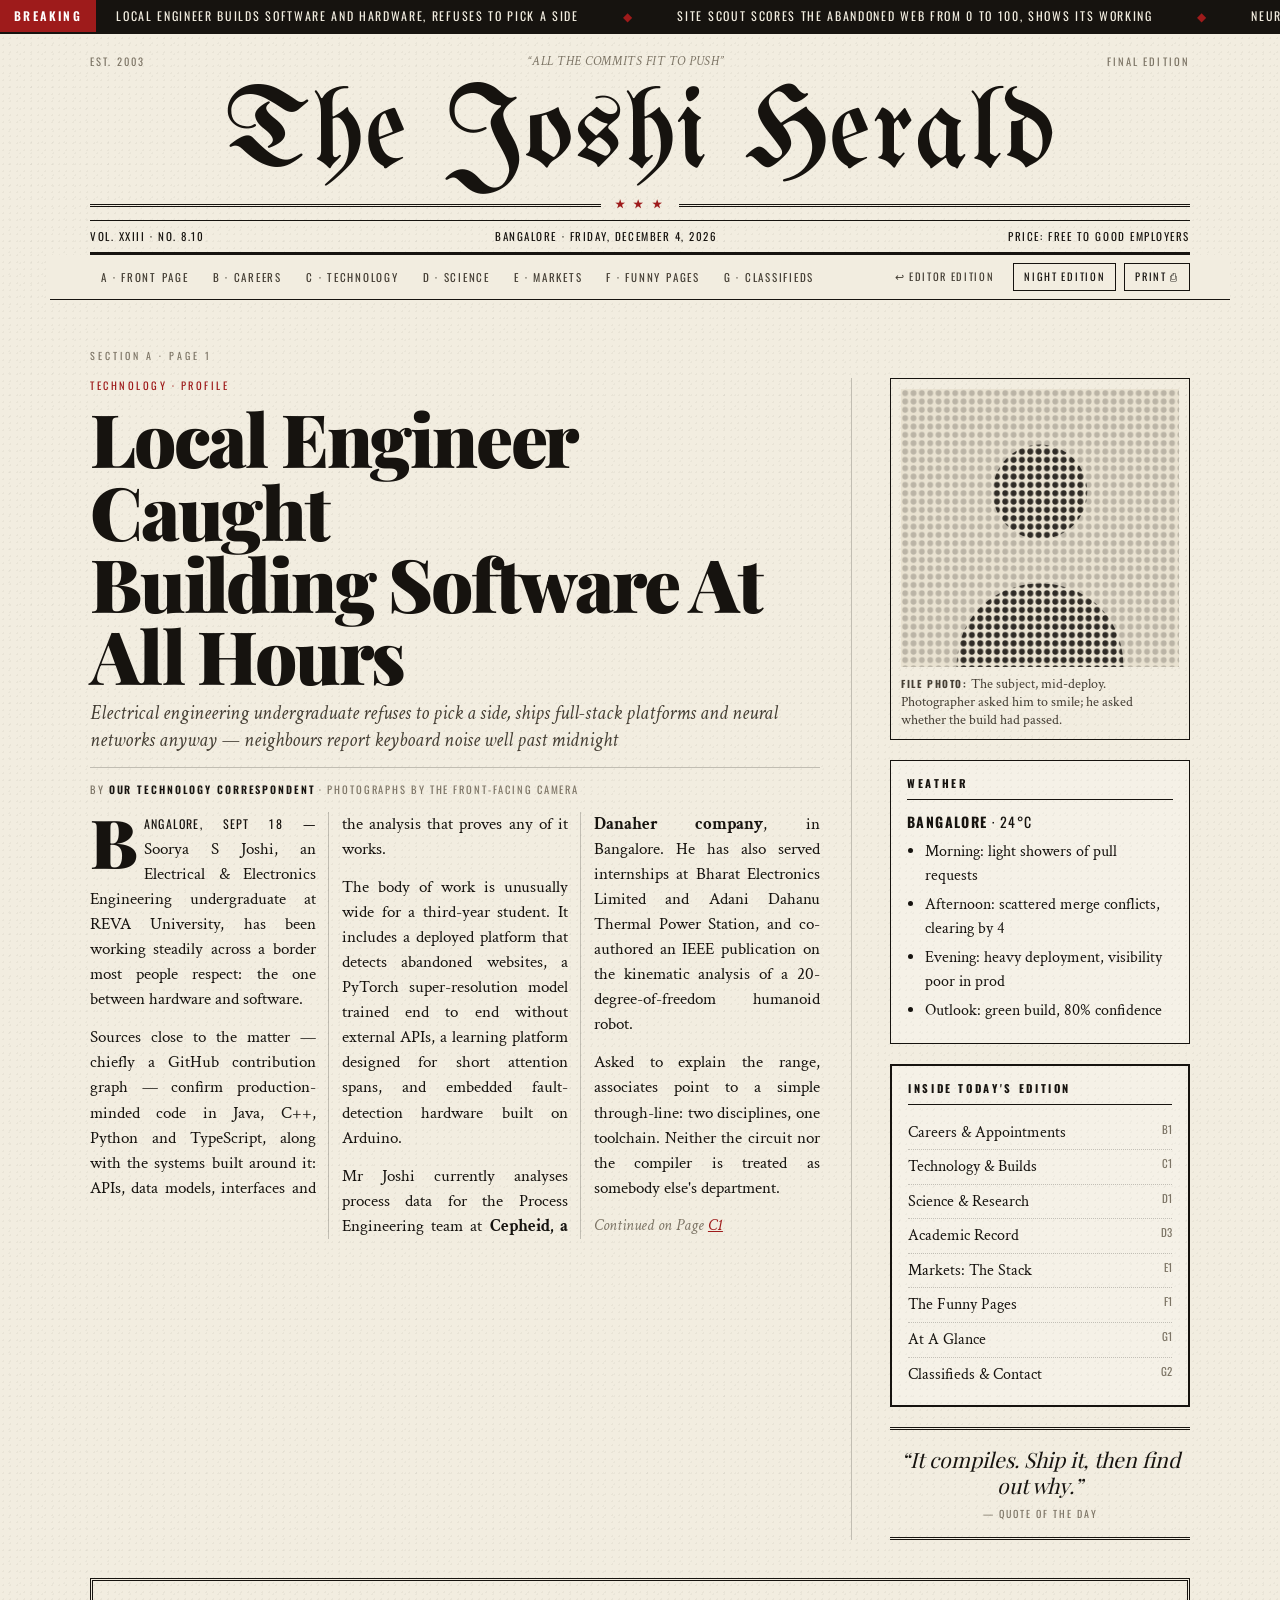
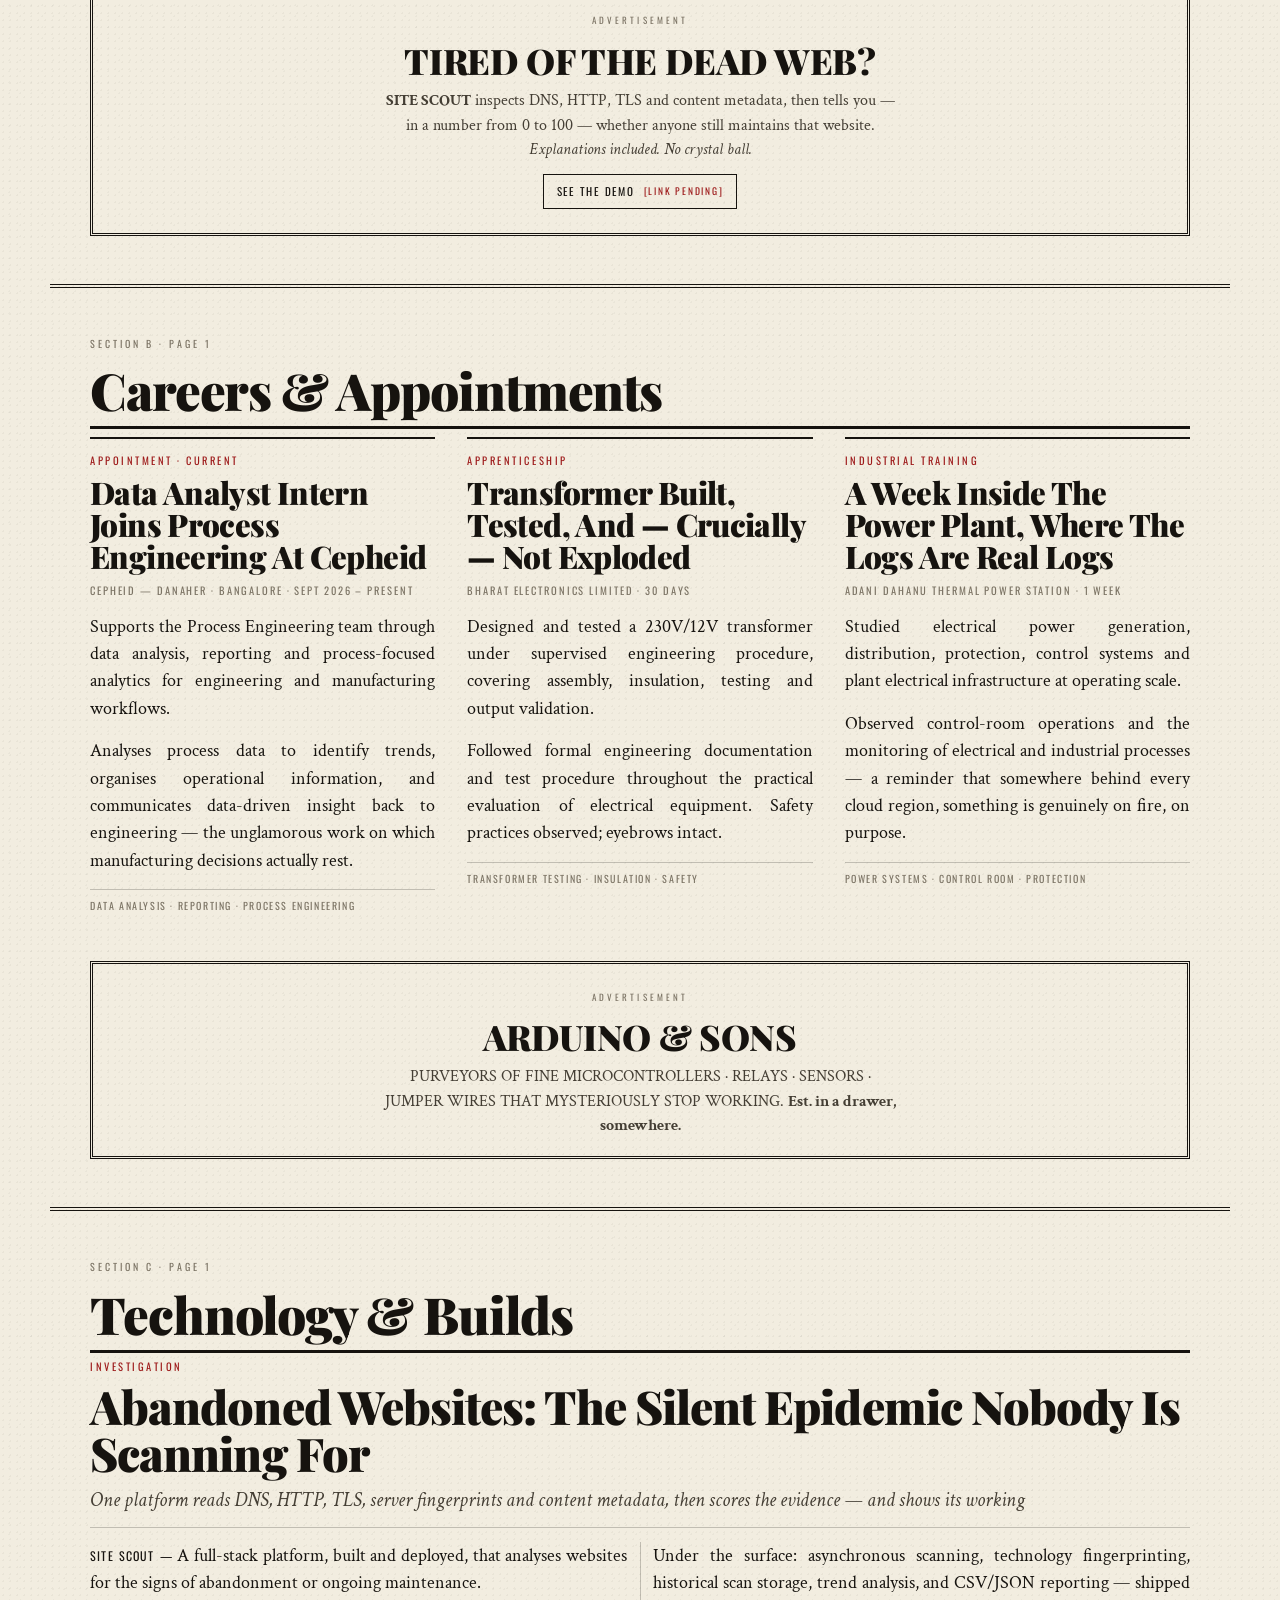
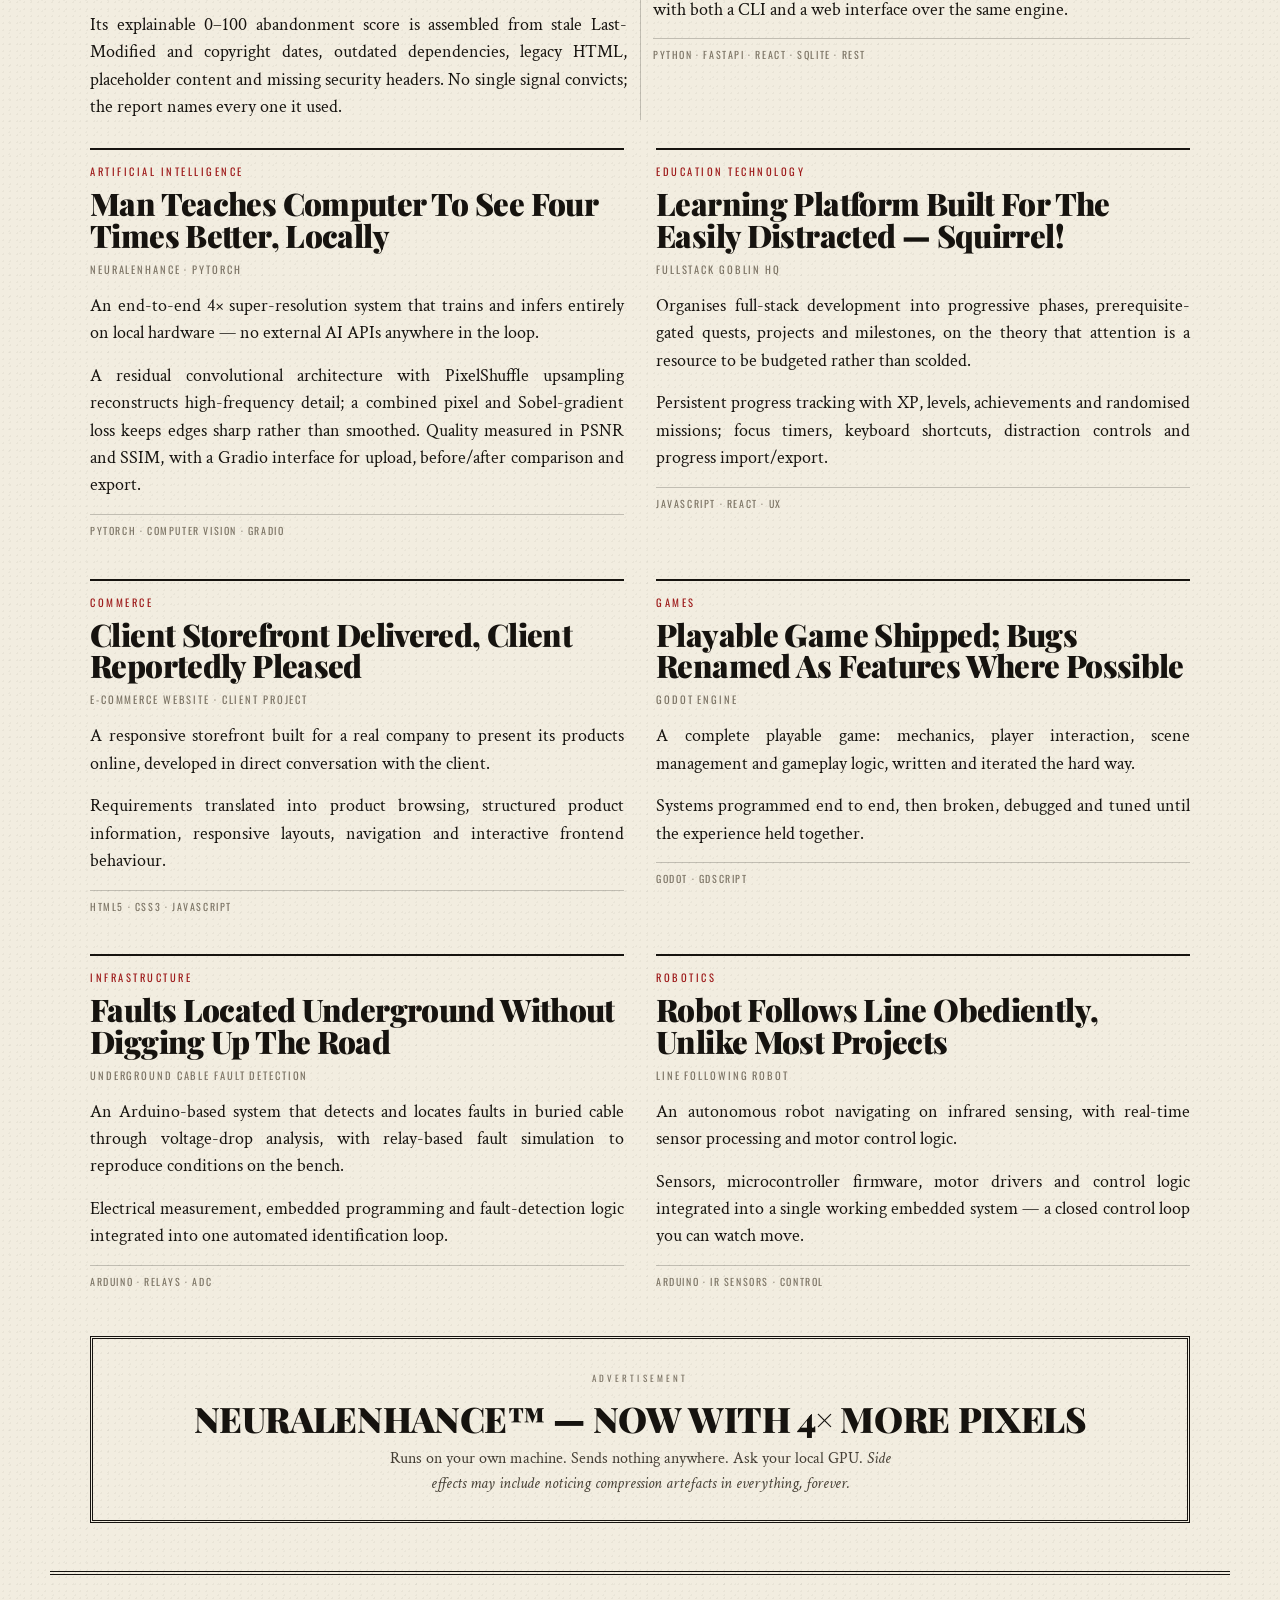
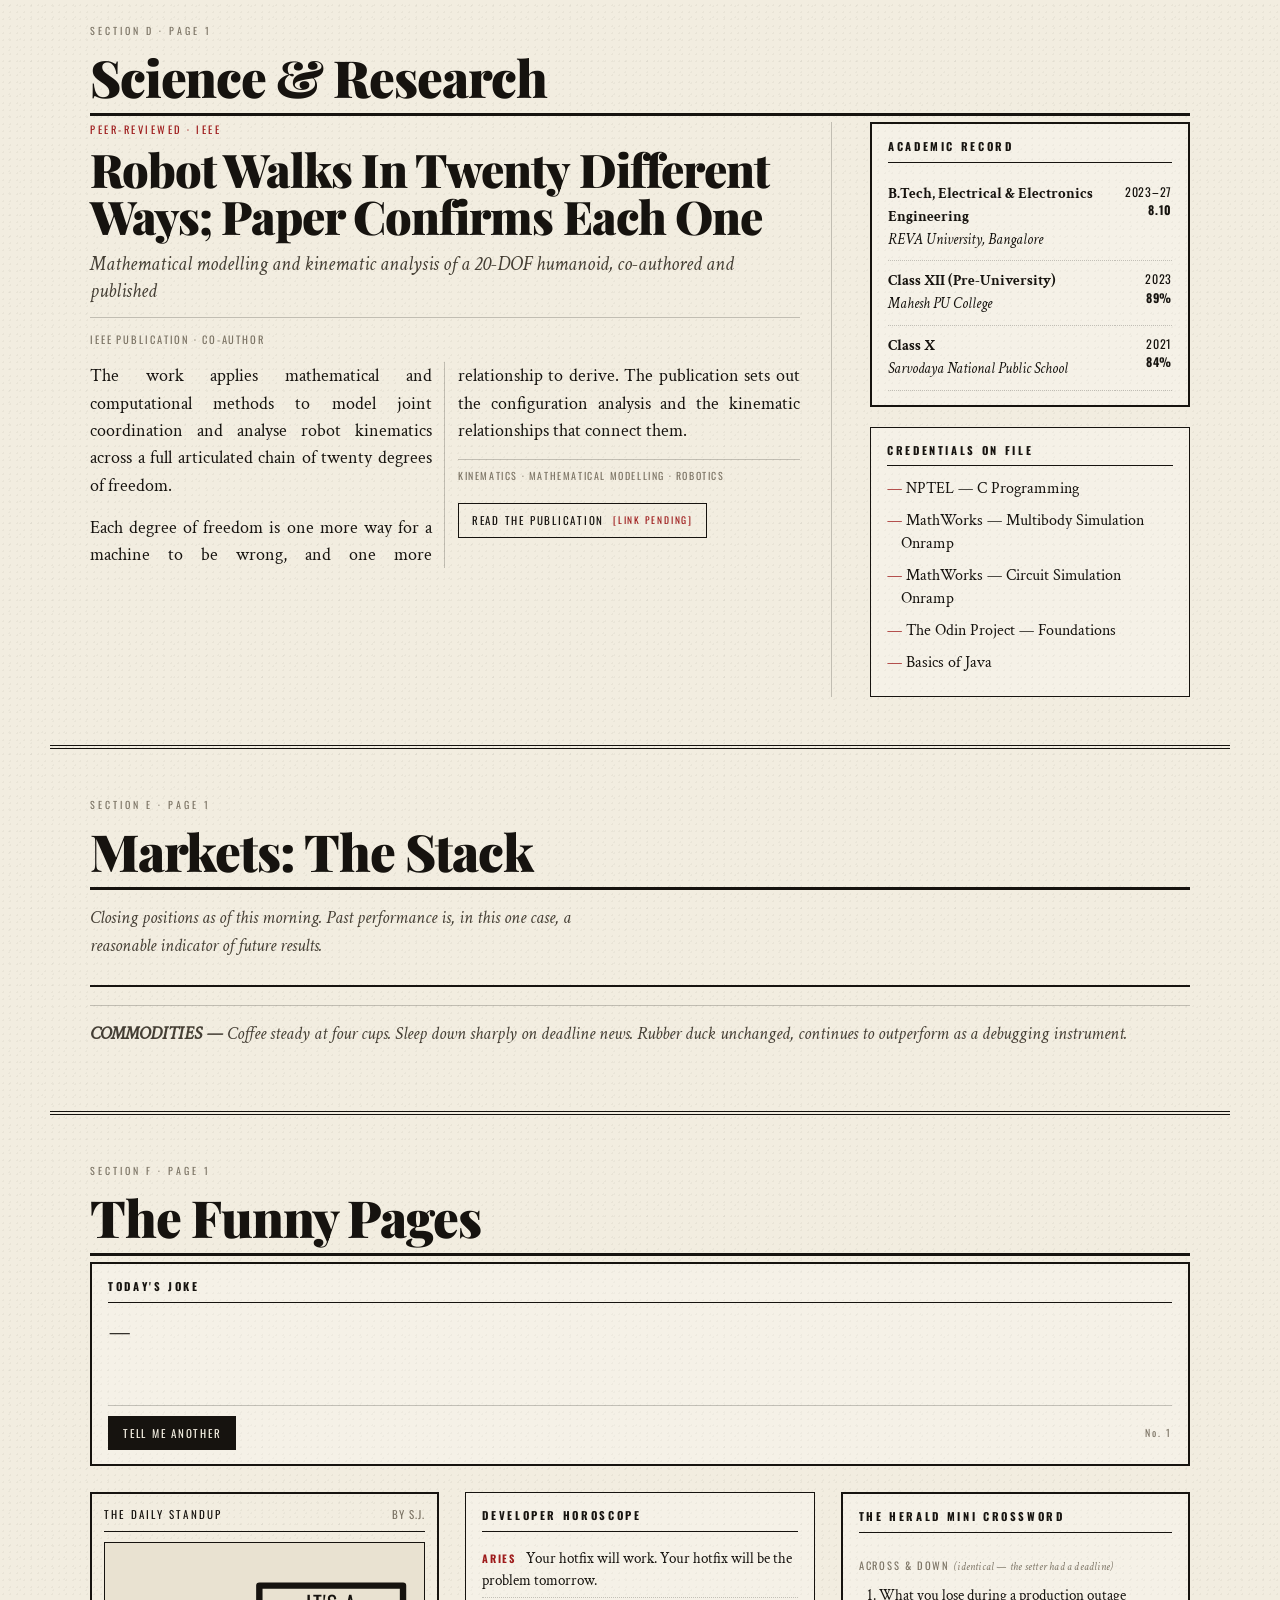
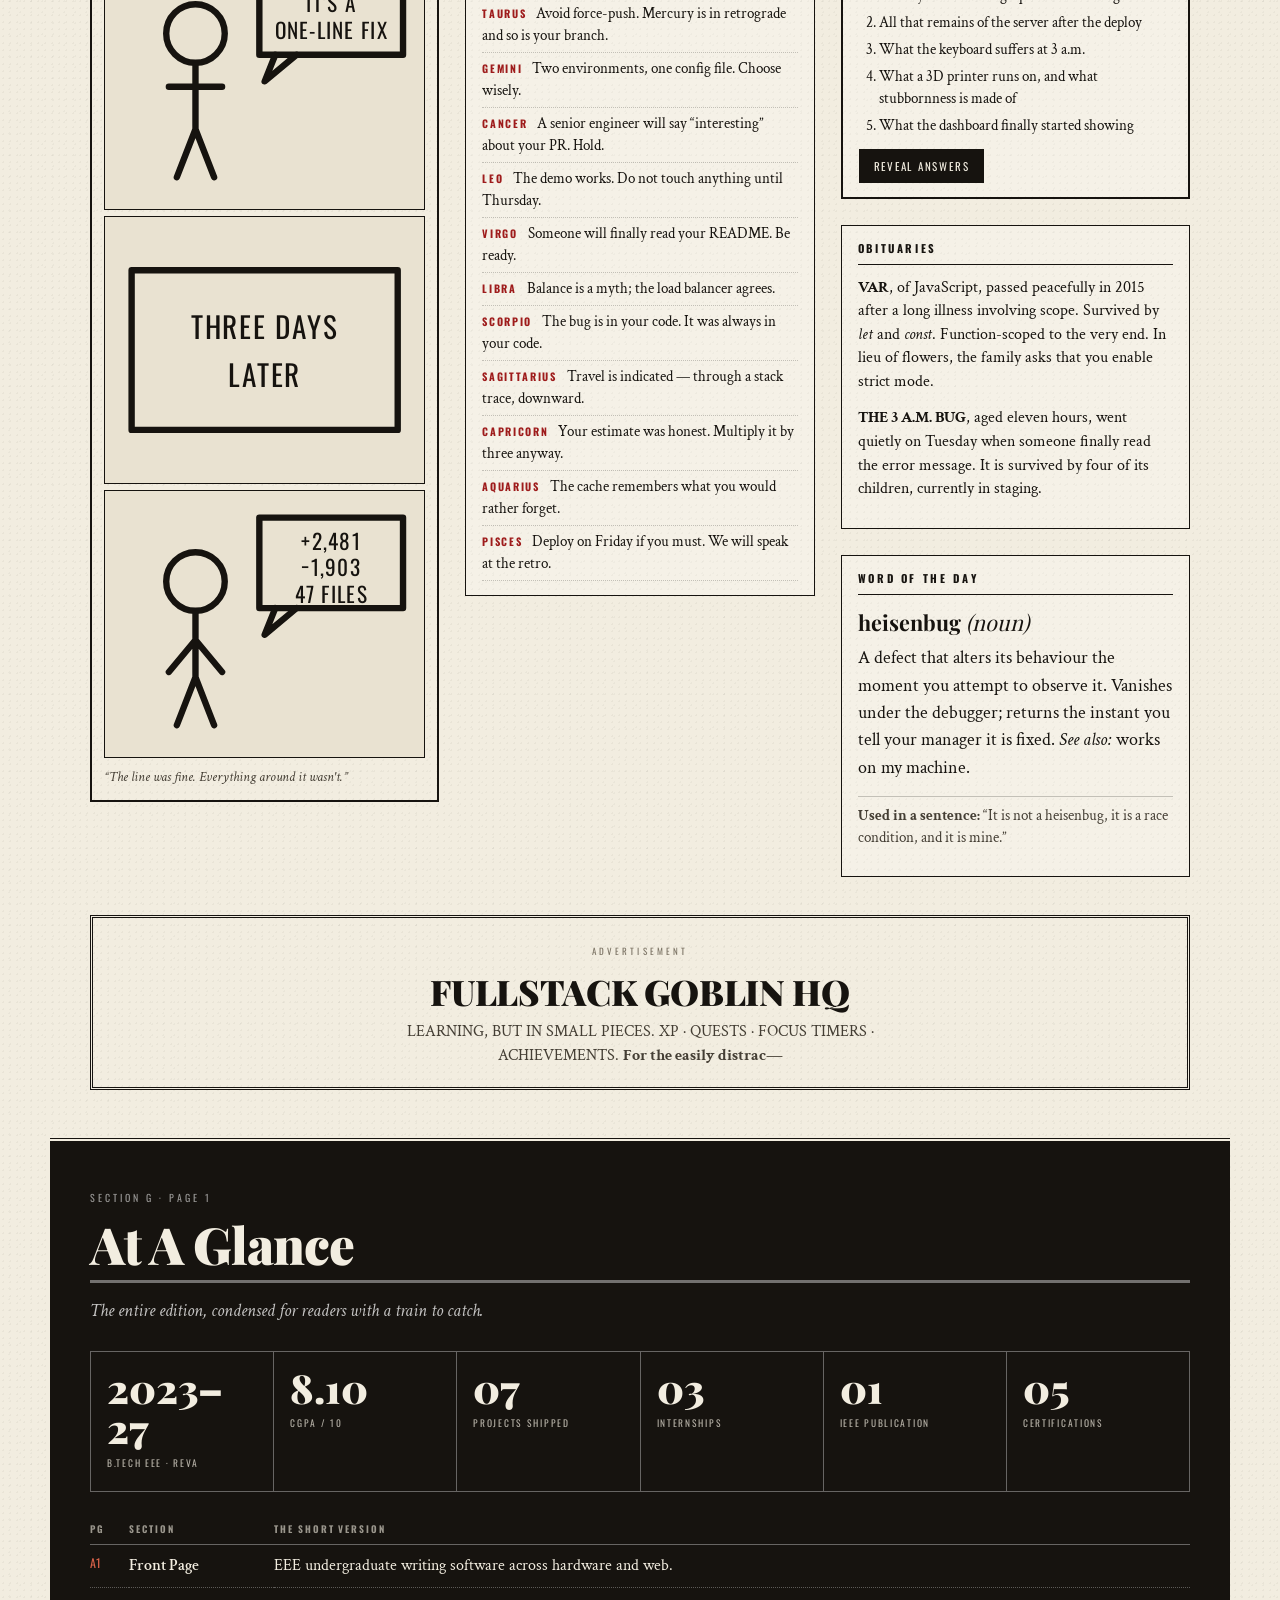
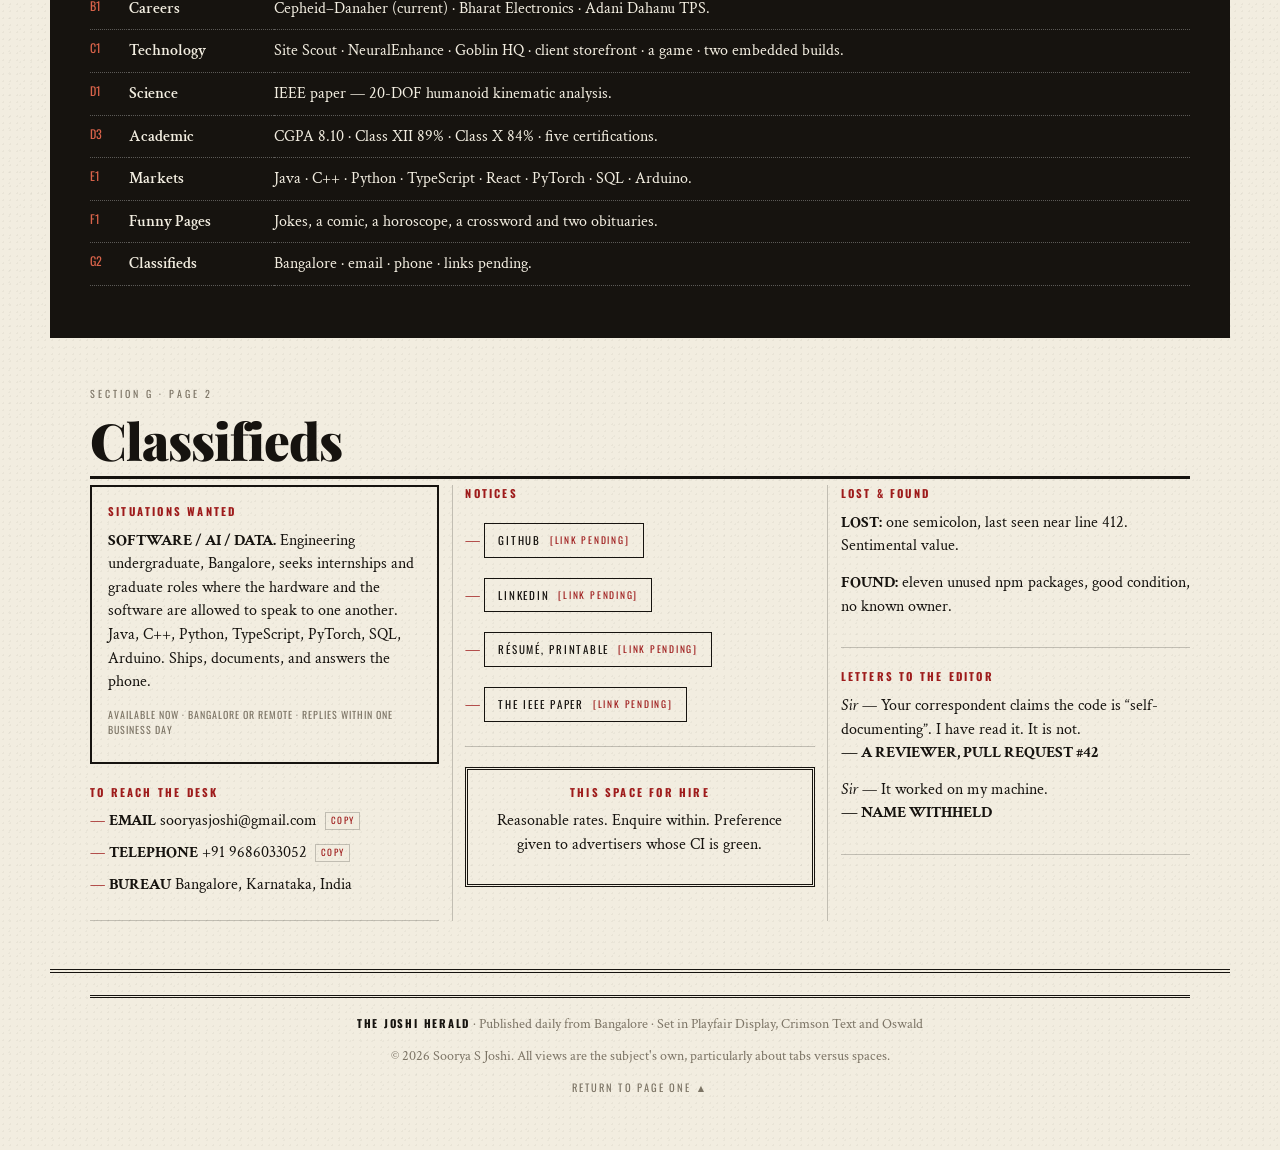
<file: newspaper/index.html>
<!DOCTYPE html>
<html lang="en" data-edition="day">
<head>
<meta charset="utf-8" />
<meta name="viewport" content="width=device-width, initial-scale=1" />
<title>The Joshi Herald — Soorya S Joshi</title>
<meta name="description" content="The Joshi Herald — a broadsheet edition of the portfolio of Soorya S Joshi: software, AI/ML, electronics. Est. 2003." />
<meta name="theme-color" content="#F2EDE0" />
<link rel="preload" href="assets/fonts/CrimsonText-400.woff2" as="font" type="font/woff2" crossorigin />
<link rel="preload" href="assets/fonts/PlayfairDisplay-400-900.woff2" as="font" type="font/woff2" crossorigin />
<link rel="stylesheet" href="assets/css/fonts.css" />
<link rel="stylesheet" href="assets/css/paper.css" />
<link rel="icon" href="data:image/svg+xml,%3Csvg xmlns='http://www.w3.org/2000/svg' viewBox='0 0 100 100'%3E%3Crect width='100' height='100' fill='%23F2EDE0'/%3E%3Ctext x='50' y='76' font-family='Georgia,serif' font-size='74' font-weight='700' fill='%2316130F' text-anchor='middle'%3EJ%3C/text%3E%3C/svg%3E" />
</head>
<body>

<!-- ══════════════════════════  BREAKING  ══════════════════════════ -->
<div class="breaking" role="complementary" aria-label="Breaking news">
  <span class="breaking__tag">BREAKING</span>
  <div class="breaking__win"><div class="breaking__track" id="breakingTrack"></div></div>
</div>

<!-- ══════════════════════════  MASTHEAD  ══════════════════════════ -->
<header class="masthead" id="top">
  <div class="masthead__ears">
    <span>EST. 2003</span>
    <span class="masthead__ear-mid">“ALL THE COMMITS FIT TO PUSH”</span>
    <span>FINAL EDITION</span>
  </div>
  <h1 class="masthead__title">The Joshi Herald</h1>
  <div class="masthead__rule"><span></span><b>★ ★ ★</b><span></span></div>
  <div class="dateline-bar">
    <span>VOL. XXIII · No. 8.10</span>
    <span id="todayLine">BANGALORE · FRIDAY, SEPTEMBER 18, 2026</span>
    <span>PRICE: FREE TO GOOD EMPLOYERS</span>
  </div>
</header>

<nav class="sections" aria-label="Sections">
  <a href="#front">A · FRONT PAGE</a>
  <a href="#careers">B · CAREERS</a>
  <a href="#technology">C · TECHNOLOGY</a>
  <a href="#science">D · SCIENCE</a>
  <a href="#markets">E · MARKETS</a>
  <a href="#funny">F · FUNNY PAGES</a>
  <a href="#classifieds">G · CLASSIFIEDS</a>
  <a class="sections__btn" href="../index.html" title="The editor edition">↩ EDITOR EDITION</a>
  <button id="editionToggle" class="sections__btn">NIGHT EDITION</button>
  <button id="printBtn" class="sections__btn">PRINT ⎙</button>
</nav>

<main>

<!-- ══════════════════════════  FRONT PAGE  ══════════════════════════ -->
<section class="page" id="front">
  <div class="page__stamp">SECTION A · PAGE 1</div>

  <div class="frontgrid">

    <article class="lead">
      <p class="kicker">TECHNOLOGY · PROFILE</p>
      <h2 class="head head--lead">Local Engineer Caught<br />Building Software At All Hours</h2>
      <p class="deck">
        Electrical engineering undergraduate refuses to pick a side, ships
        full-stack platforms and neural networks anyway — neighbours report
        keyboard noise well past midnight
      </p>
      <p class="byline">By <b>OUR TECHNOLOGY CORRESPONDENT</b> · Photographs by the front-facing camera</p>
      <div class="cols cols--3">
        <p><span class="dropcap">B</span><span class="dateline">ANGALORE, SEPT 18 —</span>
        Soorya S Joshi, an Electrical &amp; Electronics Engineering undergraduate at REVA
        University, has been working steadily across a border most people respect:
        the one between hardware and software.</p>
        <p>Sources close to the matter — chiefly a GitHub contribution graph —
        confirm production-minded code in Java, C++, Python and TypeScript, along
        with the systems built around it: APIs, data models, interfaces and the
        analysis that proves any of it works.</p>
        <p>The body of work is unusually wide for a third-year student. It
        includes a deployed platform that detects abandoned websites, a PyTorch
        super-resolution model trained end to end without external APIs, a
        learning platform designed for short attention spans, and embedded
        fault-detection hardware built on Arduino.</p>
        <p>Mr Joshi currently analyses process data for the Process Engineering
        team at <b>Cepheid, a Danaher company</b>, in Bangalore. He has also
        served internships at Bharat Electronics Limited and Adani Dahanu Thermal
        Power Station, and co-authored an IEEE publication on the kinematic
        analysis of a 20-degree-of-freedom humanoid robot.</p>
        <p>Asked to explain the range, associates point to a simple through-line:
        two disciplines, one toolchain. Neither the circuit nor the compiler is
        treated as somebody else's department.</p>
        <p class="jump">Continued on Page <a href="#technology">C1</a></p>
      </div>
    </article>

    <aside class="rail">
      <figure class="photo">
        <div class="photo__plate" aria-hidden="true">
          <svg viewBox="0 0 200 200" role="img" aria-label="Halftone portrait placeholder">
            <defs>
              <pattern id="halftone" width="6" height="6" patternUnits="userSpaceOnUse">
                <circle cx="3" cy="3" r="2.1" fill="currentColor" />
              </pattern>
            </defs>
            <rect width="200" height="200" fill="url(#halftone)" opacity=".22" />
            <circle cx="100" cy="74" r="34" fill="url(#halftone)" opacity=".85" />
            <path d="M40 200c0-36 27-60 60-60s60 24 60 60z" fill="url(#halftone)" opacity=".85" />
          </svg>
        </div>
        <figcaption><b>FILE PHOTO:</b> The subject, mid-deploy. Photographer asked him to smile; he asked whether the build had passed.</figcaption>
      </figure>

      <div class="box">
        <h3 class="box__head">WEATHER</h3>
        <p class="weather"><b>BANGALORE</b> · 24°C</p>
        <ul class="tight">
          <li>Morning: light showers of pull requests</li>
          <li>Afternoon: scattered merge conflicts, clearing by 4</li>
          <li>Evening: heavy deployment, visibility poor in prod</li>
          <li>Outlook: green build, 80% confidence</li>
        </ul>
      </div>

      <div class="box box--rule">
        <h3 class="box__head">INSIDE TODAY'S EDITION</h3>
        <ol class="index">
          <li><a href="#careers">Careers &amp; Appointments</a><span>B1</span></li>
          <li><a href="#technology">Technology &amp; Builds</a><span>C1</span></li>
          <li><a href="#science">Science &amp; Research</a><span>D1</span></li>
          <li><a href="#science">Academic Record</a><span>D3</span></li>
          <li><a href="#markets">Markets: The Stack</a><span>E1</span></li>
          <li><a href="#funny">The Funny Pages</a><span>F1</span></li>
          <li><a href="#glance">At A Glance</a><span>G1</span></li>
          <li><a href="#classifieds">Classifieds &amp; Contact</a><span>G2</span></li>
        </ol>
      </div>

      <blockquote class="pull">
        “It compiles. Ship it, then find out why.”
        <cite>— QUOTE OF THE DAY</cite>
      </blockquote>
    </aside>
  </div>

  <div class="ad ad--wide">
    <span class="ad__tag">ADVERTISEMENT</span>
    <p class="ad__head">TIRED OF THE DEAD WEB?</p>
    <p class="ad__body"><b>SITE SCOUT</b> inspects DNS, HTTP, TLS and content metadata, then tells you — in a number from 0 to 100 — whether anyone still maintains that website. <i>Explanations included. No crystal ball.</i></p>
    <a class="ad__cta" href="#" data-pending>SEE THE DEMO <span>[LINK PENDING]</span></a>
  </div>
</section>

<!-- ══════════════════════════  CAREERS  ══════════════════════════ -->
<section class="page" id="careers">
  <div class="page__stamp">SECTION B · PAGE 1</div>
  <h2 class="section-title">Careers &amp; Appointments</h2>

  <div class="storygrid">
    <article class="story">
      <p class="kicker">APPOINTMENT · CURRENT</p>
      <h3 class="head">Data Analyst Intern Joins Process Engineering At Cepheid</h3>
      <p class="byline">CEPHEID — DANAHER · BANGALORE · SEPT 2026 – PRESENT</p>
      <p>Supports the Process Engineering team through data analysis, reporting and
      process-focused analytics for engineering and manufacturing workflows.</p>
      <p>Analyses process data to identify trends, organises operational
      information, and communicates data-driven insight back to engineering —
      the unglamorous work on which manufacturing decisions actually rest.</p>
      <p class="tagline">DATA ANALYSIS · REPORTING · PROCESS ENGINEERING</p>
    </article>

    <article class="story">
      <p class="kicker">APPRENTICESHIP</p>
      <h3 class="head">Transformer Built, Tested, And — Crucially — Not Exploded</h3>
      <p class="byline">BHARAT ELECTRONICS LIMITED · 30 DAYS</p>
      <p>Designed and tested a 230V/12V transformer under supervised engineering
      procedure, covering assembly, insulation, testing and output validation.</p>
      <p>Followed formal engineering documentation and test procedure throughout
      the practical evaluation of electrical equipment. Safety practices observed;
      eyebrows intact.</p>
      <p class="tagline">TRANSFORMER TESTING · INSULATION · SAFETY</p>
    </article>

    <article class="story">
      <p class="kicker">INDUSTRIAL TRAINING</p>
      <h3 class="head">A Week Inside The Power Plant, Where The Logs Are Real Logs</h3>
      <p class="byline">ADANI DAHANU THERMAL POWER STATION · 1 WEEK</p>
      <p>Studied electrical power generation, distribution, protection, control
      systems and plant electrical infrastructure at operating scale.</p>
      <p>Observed control-room operations and the monitoring of electrical and
      industrial processes — a reminder that somewhere behind every cloud region,
      something is genuinely on fire, on purpose.</p>
      <p class="tagline">POWER SYSTEMS · CONTROL ROOM · PROTECTION</p>
    </article>
  </div>

  <div class="ad">
    <span class="ad__tag">ADVERTISEMENT</span>
    <p class="ad__head">ARDUINO &amp; SONS</p>
    <p class="ad__body">PURVEYORS OF FINE MICROCONTROLLERS · RELAYS · SENSORS · JUMPER WIRES THAT MYSTERIOUSLY STOP WORKING. <b>Est. in a drawer, somewhere.</b></p>
  </div>
</section>

<!-- ══════════════════════════  TECHNOLOGY  ══════════════════════════ -->
<section class="page" id="technology">
  <div class="page__stamp">SECTION C · PAGE 1</div>
  <h2 class="section-title">Technology &amp; Builds</h2>

  <article class="story story--hero">
    <p class="kicker">INVESTIGATION</p>
    <h3 class="head head--big">Abandoned Websites: The Silent Epidemic Nobody Is Scanning For</h3>
    <p class="deck">One platform reads DNS, HTTP, TLS, server fingerprints and content
    metadata, then scores the evidence — and shows its working</p>
    <div class="cols cols--2">
      <p><span class="dateline">SITE SCOUT —</span> A full-stack platform, built and
      deployed, that analyses websites for the signs of abandonment or ongoing
      maintenance.</p>
      <p>Its explainable 0–100 abandonment score is assembled from stale
      Last-Modified and copyright dates, outdated dependencies, legacy HTML,
      placeholder content and missing security headers. No single signal
      convicts; the report names every one it used.</p>
      <p>Under the surface: asynchronous scanning, technology fingerprinting,
      historical scan storage, trend analysis, and CSV/JSON reporting — shipped
      with both a CLI and a web interface over the same engine.</p>
      <p class="tagline">PYTHON · FASTAPI · REACT · SQLITE · REST</p>
    </div>
  </article>

  <div class="storygrid storygrid--2">
    <article class="story">
      <p class="kicker">ARTIFICIAL INTELLIGENCE</p>
      <h3 class="head">Man Teaches Computer To See Four Times Better, Locally</h3>
      <p class="byline">NEURALENHANCE · PYTORCH</p>
      <p>An end-to-end 4× super-resolution system that trains and infers entirely
      on local hardware — no external AI APIs anywhere in the loop.</p>
      <p>A residual convolutional architecture with PixelShuffle upsampling
      reconstructs high-frequency detail; a combined pixel and Sobel-gradient loss
      keeps edges sharp rather than smoothed. Quality measured in PSNR and SSIM,
      with a Gradio interface for upload, before/after comparison and export.</p>
      <p class="tagline">PYTORCH · COMPUTER VISION · GRADIO</p>
    </article>

    <article class="story">
      <p class="kicker">EDUCATION TECHNOLOGY</p>
      <h3 class="head">Learning Platform Built For The Easily Distracted — Squirrel!</h3>
      <p class="byline">FULLSTACK GOBLIN HQ</p>
      <p>Organises full-stack development into progressive phases,
      prerequisite-gated quests, projects and milestones, on the theory that
      attention is a resource to be budgeted rather than scolded.</p>
      <p>Persistent progress tracking with XP, levels, achievements and randomised
      missions; focus timers, keyboard shortcuts, distraction controls and
      progress import/export.</p>
      <p class="tagline">JAVASCRIPT · REACT · UX</p>
    </article>

    <article class="story">
      <p class="kicker">COMMERCE</p>
      <h3 class="head">Client Storefront Delivered, Client Reportedly Pleased</h3>
      <p class="byline">E-COMMERCE WEBSITE · CLIENT PROJECT</p>
      <p>A responsive storefront built for a real company to present its products
      online, developed in direct conversation with the client.</p>
      <p>Requirements translated into product browsing, structured product
      information, responsive layouts, navigation and interactive frontend
      behaviour.</p>
      <p class="tagline">HTML5 · CSS3 · JAVASCRIPT</p>
    </article>

    <article class="story">
      <p class="kicker">GAMES</p>
      <h3 class="head">Playable Game Shipped; Bugs Renamed As Features Where Possible</h3>
      <p class="byline">GODOT ENGINE</p>
      <p>A complete playable game: mechanics, player interaction, scene management
      and gameplay logic, written and iterated the hard way.</p>
      <p>Systems programmed end to end, then broken, debugged and tuned until the
      experience held together.</p>
      <p class="tagline">GODOT · GDSCRIPT</p>
    </article>

    <article class="story">
      <p class="kicker">INFRASTRUCTURE</p>
      <h3 class="head">Faults Located Underground Without Digging Up The Road</h3>
      <p class="byline">UNDERGROUND CABLE FAULT DETECTION</p>
      <p>An Arduino-based system that detects and locates faults in buried cable
      through voltage-drop analysis, with relay-based fault simulation to
      reproduce conditions on the bench.</p>
      <p>Electrical measurement, embedded programming and fault-detection logic
      integrated into one automated identification loop.</p>
      <p class="tagline">ARDUINO · RELAYS · ADC</p>
    </article>

    <article class="story">
      <p class="kicker">ROBOTICS</p>
      <h3 class="head">Robot Follows Line Obediently, Unlike Most Projects</h3>
      <p class="byline">LINE FOLLOWING ROBOT</p>
      <p>An autonomous robot navigating on infrared sensing, with real-time sensor
      processing and motor control logic.</p>
      <p>Sensors, microcontroller firmware, motor drivers and control logic
      integrated into a single working embedded system — a closed control loop you
      can watch move.</p>
      <p class="tagline">ARDUINO · IR SENSORS · CONTROL</p>
    </article>
  </div>

  <div class="ad ad--wide">
    <span class="ad__tag">ADVERTISEMENT</span>
    <p class="ad__head">NEURALENHANCE™ — NOW WITH 4× MORE PIXELS</p>
    <p class="ad__body">Runs on your own machine. Sends nothing anywhere. Ask your local GPU. <i>Side effects may include noticing compression artefacts in everything, forever.</i></p>
  </div>
</section>

<!-- ══════════════════════════  SCIENCE  ══════════════════════════ -->
<section class="page" id="science">
  <div class="page__stamp">SECTION D · PAGE 1</div>
  <h2 class="section-title">Science &amp; Research</h2>

  <div class="frontgrid frontgrid--flip">
    <article class="lead">
      <p class="kicker">PEER-REVIEWED · IEEE</p>
      <h3 class="head head--big">Robot Walks In Twenty Different Ways; Paper Confirms Each One</h3>
      <p class="deck">Mathematical modelling and kinematic analysis of a 20-DOF humanoid,
      co-authored and published</p>
      <p class="byline">IEEE PUBLICATION · CO-AUTHOR</p>
      <div class="cols cols--2">
        <p>The work applies mathematical and computational methods to model joint
        coordination and analyse robot kinematics across a full articulated chain
        of twenty degrees of freedom.</p>
        <p>Each degree of freedom is one more way for a machine to be wrong, and
        one more relationship to derive. The publication sets out the
        configuration analysis and the kinematic relationships that connect them.</p>
        <p class="tagline">KINEMATICS · MATHEMATICAL MODELLING · ROBOTICS</p>
        <p><a class="pending-link" href="#" data-pending>READ THE PUBLICATION <span>[LINK PENDING]</span></a></p>
      </div>
    </article>

    <aside class="rail">
      <div class="box box--rule" id="record">
        <h3 class="box__head">ACADEMIC RECORD</h3>
        <table class="table">
          <tbody>
            <tr><td><b>B.Tech, Electrical &amp; Electronics Engineering</b><br /><i>REVA University, Bangalore</i></td><td class="num">2023–27<br /><b>8.10</b></td></tr>
            <tr><td><b>Class XII (Pre-University)</b><br /><i>Mahesh PU College</i></td><td class="num">2023<br /><b>89%</b></td></tr>
            <tr><td><b>Class X</b><br /><i>Sarvodaya National Public School</i></td><td class="num">2021<br /><b>84%</b></td></tr>
          </tbody>
        </table>
      </div>

      <div class="box">
        <h3 class="box__head">CREDENTIALS ON FILE</h3>
        <ul class="tight tight--dash">
          <li>NPTEL — C Programming</li>
          <li>MathWorks — Multibody Simulation Onramp</li>
          <li>MathWorks — Circuit Simulation Onramp</li>
          <li>The Odin Project — Foundations</li>
          <li>Basics of Java</li>
        </ul>
      </div>
    </aside>
  </div>
</section>

<!-- ══════════════════════════  MARKETS  ══════════════════════════ -->
<section class="page" id="markets">
  <div class="page__stamp">SECTION E · PAGE 1</div>
  <h2 class="section-title">Markets: The Stack</h2>
  <p class="standfirst">Closing positions as of this morning. Past performance is, in this
  one case, a reasonable indicator of future results.</p>

  <div class="markets" id="markets"><!-- injected --></div>

  <div class="marketnote">
    <p><b>COMMODITIES —</b> Coffee steady at four cups. Sleep down sharply on
    deadline news. Rubber duck unchanged, continues to outperform as a debugging
    instrument.</p>
  </div>
</section>

<!-- ══════════════════════════  FUNNY PAGES  ══════════════════════════ -->
<section class="page" id="funny">
  <div class="page__stamp">SECTION F · PAGE 1</div>
  <h2 class="section-title">The Funny Pages</h2>

  <div class="box box--joke">
      <h3 class="box__head">TODAY'S JOKE</h3>
      <p class="joke" id="jokeText">—</p>
      <div class="joke__foot">
        <button id="jokeBtn" class="btn-paper">TELL ME ANOTHER</button>
        <span class="joke__count" id="jokeCount">No. 1</span>
      </div>
  </div>

  <div class="funnycols">
    <figure class="comic">
      <figcaption class="comic__title">THE DAILY STANDUP <span>by S.J.</span></figcaption>
      <div class="comic__strip">
        <div class="panel">
          <svg viewBox="0 0 120 100" aria-label="Panel one: a developer says the fix is easy">
            <circle cx="34" cy="34" r="11" class="ink-s" /><path d="M34 46v24M24 54h20M27 88l7-18M41 88l-7-18" class="ink-s" />
            <path d="M58 16h54v26H58z" class="ink-s" /><path d="M64 42l-4 10 12-10" class="ink-s" />
            <text x="85" y="26" class="bubble">IT'S A</text><text x="85" y="36" class="bubble">ONE-LINE FIX</text>
          </svg>
        </div>
        <div class="panel">
          <svg viewBox="0 0 120 100" aria-label="Panel two: three days pass">
            <path d="M10 20h100v60H10z" class="ink-s" />
            <text x="60" y="46" class="bubble bubble--big">THREE DAYS</text>
            <text x="60" y="64" class="bubble bubble--big">LATER</text>
          </svg>
        </div>
        <div class="panel">
          <svg viewBox="0 0 120 100" aria-label="Panel three: the diff is enormous">
            <circle cx="34" cy="34" r="11" class="ink-s" /><path d="M34 46v24M24 68l10-12M44 68l-10-12M27 88l7-18M41 88l-7-18" class="ink-s" />
            <path d="M58 10h54v34H58z" class="ink-s" /><path d="M64 44l-4 10 12-10" class="ink-s" />
            <text x="85" y="22" class="bubble">+2,481</text><text x="85" y="32" class="bubble">−1,903</text><text x="85" y="42" class="bubble">47 FILES</text>
          </svg>
        </div>
      </div>
      <figcaption class="comic__caption">“The line was fine. Everything around it wasn't.”</figcaption>
    </figure>

    <div class="box">
      <h3 class="box__head">DEVELOPER HOROSCOPE</h3>
      <ul class="horo">
        <li><b>ARIES</b> Your hotfix will work. Your hotfix will be the problem tomorrow.</li>
        <li><b>TAURUS</b> Avoid force-push. Mercury is in retrograde and so is your branch.</li>
        <li><b>GEMINI</b> Two environments, one config file. Choose wisely.</li>
        <li><b>CANCER</b> A senior engineer will say “interesting” about your PR. Hold.</li>
        <li><b>LEO</b> The demo works. Do not touch anything until Thursday.</li>
        <li><b>VIRGO</b> Someone will finally read your README. Be ready.</li>
        <li><b>LIBRA</b> Balance is a myth; the load balancer agrees.</li>
        <li><b>SCORPIO</b> The bug is in your code. It was always in your code.</li>
        <li><b>SAGITTARIUS</b> Travel is indicated — through a stack trace, downward.</li>
        <li><b>CAPRICORN</b> Your estimate was honest. Multiply it by three anyway.</li>
        <li><b>AQUARIUS</b> The cache remembers what you would rather forget.</li>
        <li><b>PISCES</b> Deploy on Friday if you must. We will speak at the retro.</li>
      </ul>
    </div>

    <div class="box box--rule">
      <h3 class="box__head">THE HERALD MINI CROSSWORD</h3>
      <div class="xword">
        <table class="xgrid" id="xgrid" aria-label="Mini crossword grid"></table>
        <div class="xclues">
          <p class="xclues__head">ACROSS &amp; DOWN <i>(identical — the setter had a deadline)</i></p>
          <ol>
            <li>What you lose during a production outage</li>
            <li>All that remains of the server after the deploy</li>
            <li>What the keyboard suffers at 3 a.m.</li>
            <li>What a 3D printer runs on, and what stubbornness is made of</li>
            <li>What the dashboard finally started showing</li>
          </ol>
          <button id="xBtn" class="btn-paper">REVEAL ANSWERS</button>
        </div>
      </div>
    </div>

    <div class="box box--obit">
      <h3 class="box__head">OBITUARIES</h3>
      <p><b>VAR</b>, of JavaScript, passed peacefully in 2015 after a long illness
      involving scope. Survived by <i>let</i> and <i>const</i>. Function-scoped to
      the very end. In lieu of flowers, the family asks that you enable strict mode.</p>
      <p><b>THE 3 A.M. BUG</b>, aged eleven hours, went quietly on Tuesday when
      someone finally read the error message. It is survived by four of its
      children, currently in staging.</p>
    </div>

    <div class="box">
      <h3 class="box__head">WORD OF THE DAY</h3>
      <p class="wotd"><b>heisenbug</b> <i>(noun)</i></p>
      <p>A defect that alters its behaviour the moment you attempt to observe it.
      Vanishes under the debugger; returns the instant you tell your manager it is
      fixed. <i>See also:</i> works on my machine.</p>
      <p class="wotd__use"><b>Used in a sentence:</b> “It is not a heisenbug, it is a
      race condition, and it is mine.”</p>
    </div>

  </div>

  <div class="ad">
    <span class="ad__tag">ADVERTISEMENT</span>
    <p class="ad__head">FULLSTACK GOBLIN HQ</p>
    <p class="ad__body">LEARNING, BUT IN SMALL PIECES. XP · QUESTS · FOCUS TIMERS · ACHIEVEMENTS. <b>For the easily distrac—</b></p>
  </div>
</section>

<!-- ══════════════════════════  AT A GLANCE  ══════════════════════════ -->
<section class="page page--dark" id="glance">
  <div class="page__stamp">SECTION G · PAGE 1</div>
  <h2 class="section-title section-title--light">At A Glance</h2>
  <p class="standfirst standfirst--light">The entire edition, condensed for readers with a train to catch.</p>

  <div class="glance">
    <div class="glance__figures">
      <div><b>2023–27</b><span>B.TECH EEE · REVA</span></div>
      <div><b>8.10</b><span>CGPA / 10</span></div>
      <div><b>07</b><span>PROJECTS SHIPPED</span></div>
      <div><b>03</b><span>INTERNSHIPS</span></div>
      <div><b>01</b><span>IEEE PUBLICATION</span></div>
      <div><b>05</b><span>CERTIFICATIONS</span></div>
    </div>

    <table class="glance__table">
      <thead><tr><th>PG</th><th>SECTION</th><th>THE SHORT VERSION</th></tr></thead>
      <tbody>
        <tr><td>A1</td><td>Front Page</td><td>EEE undergraduate writing software across hardware and web.</td></tr>
        <tr><td>B1</td><td>Careers</td><td>Cepheid–Danaher (current) · Bharat Electronics · Adani Dahanu TPS.</td></tr>
        <tr><td>C1</td><td>Technology</td><td>Site Scout · NeuralEnhance · Goblin HQ · client storefront · a game · two embedded builds.</td></tr>
        <tr><td>D1</td><td>Science</td><td>IEEE paper — 20-DOF humanoid kinematic analysis.</td></tr>
        <tr><td>D3</td><td>Academic</td><td>CGPA 8.10 · Class XII 89% · Class X 84% · five certifications.</td></tr>
        <tr><td>E1</td><td>Markets</td><td>Java · C++ · Python · TypeScript · React · PyTorch · SQL · Arduino.</td></tr>
        <tr><td>F1</td><td>Funny Pages</td><td>Jokes, a comic, a horoscope, a crossword and two obituaries.</td></tr>
        <tr><td>G2</td><td>Classifieds</td><td>Bangalore · email · phone · links pending.</td></tr>
      </tbody>
    </table>
  </div>
</section>

<!-- ══════════════════════════  CLASSIFIEDS  ══════════════════════════ -->
<section class="page" id="classifieds">
  <div class="page__stamp">SECTION G · PAGE 2</div>
  <h2 class="section-title">Classifieds</h2>

  <div class="classifieds">
    <div class="classified classified--lead">
      <h3 class="classified__head">SITUATIONS WANTED</h3>
      <p><b>SOFTWARE / AI / DATA.</b> Engineering undergraduate, Bangalore, seeks
      internships and graduate roles where the hardware and the software are
      allowed to speak to one another. Java, C++, Python, TypeScript, PyTorch,
      SQL, Arduino. Ships, documents, and answers the phone.</p>
      <p class="classified__meta">Available now · Bangalore or remote · Replies within one business day</p>
    </div>

    <div class="classified">
      <h3 class="classified__head">TO REACH THE DESK</h3>
      <ul class="tight tight--dash">
        <li><b>EMAIL</b> <button class="copy" data-copy="sooryasjoshi@gmail.com">sooryasjoshi@gmail.com <i>COPY</i></button></li>
        <li><b>TELEPHONE</b> <button class="copy" data-copy="+91 9686033052">+91 9686033052 <i>COPY</i></button></li>
        <li><b>BUREAU</b> Bangalore, Karnataka, India</li>
      </ul>
    </div>

    <div class="classified">
      <h3 class="classified__head">NOTICES</h3>
      <ul class="tight tight--dash">
        <li><a class="pending-link" href="#" data-pending>GITHUB <span>[LINK PENDING]</span></a></li>
        <li><a class="pending-link" href="#" data-pending>LINKEDIN <span>[LINK PENDING]</span></a></li>
        <li><a class="pending-link" href="#" data-pending>RÉSUMÉ, PRINTABLE <span>[LINK PENDING]</span></a></li>
        <li><a class="pending-link" href="#" data-pending>THE IEEE PAPER <span>[LINK PENDING]</span></a></li>
      </ul>
    </div>

    <div class="classified classified__ad">
      <h3 class="classified__head">THIS SPACE FOR HIRE</h3>
      <p>Reasonable rates. Enquire within. Preference given to advertisers whose
      CI is green.</p>
    </div>

    <div class="classified">
      <h3 class="classified__head">LOST &amp; FOUND</h3>
      <p><b>LOST:</b> one semicolon, last seen near line 412. Sentimental value.</p>
      <p><b>FOUND:</b> eleven unused npm packages, good condition, no known owner.</p>
    </div>

    <div class="classified">
      <h3 class="classified__head">LETTERS TO THE EDITOR</h3>
      <p><i>Sir</i> — Your correspondent claims the code is “self-documenting”. I
      have read it. It is not. <br /><b>— A REVIEWER, PULL REQUEST #42</b></p>
      <p><i>Sir</i> — It worked on my machine.<br /><b>— NAME WITHHELD</b></p>
    </div>
  </div>
</section>

</main>

<footer class="colophon">
  <div class="colophon__rule"></div>
  <p><b>THE JOSHI HERALD</b> · Published daily from Bangalore · Set in Playfair Display, Crimson Text and Oswald</p>
  <p>© <span id="year">2026</span> Soorya S Joshi. All views are the subject's own, particularly about tabs versus spaces.</p>
  <p class="colophon__nav"><a href="#top">RETURN TO PAGE ONE ▲</a></p>
</footer>

<div class="toast" id="toast" role="status" aria-live="polite"></div>
<script src="assets/js/paper.js"></script>
</body>
</html>
</file>
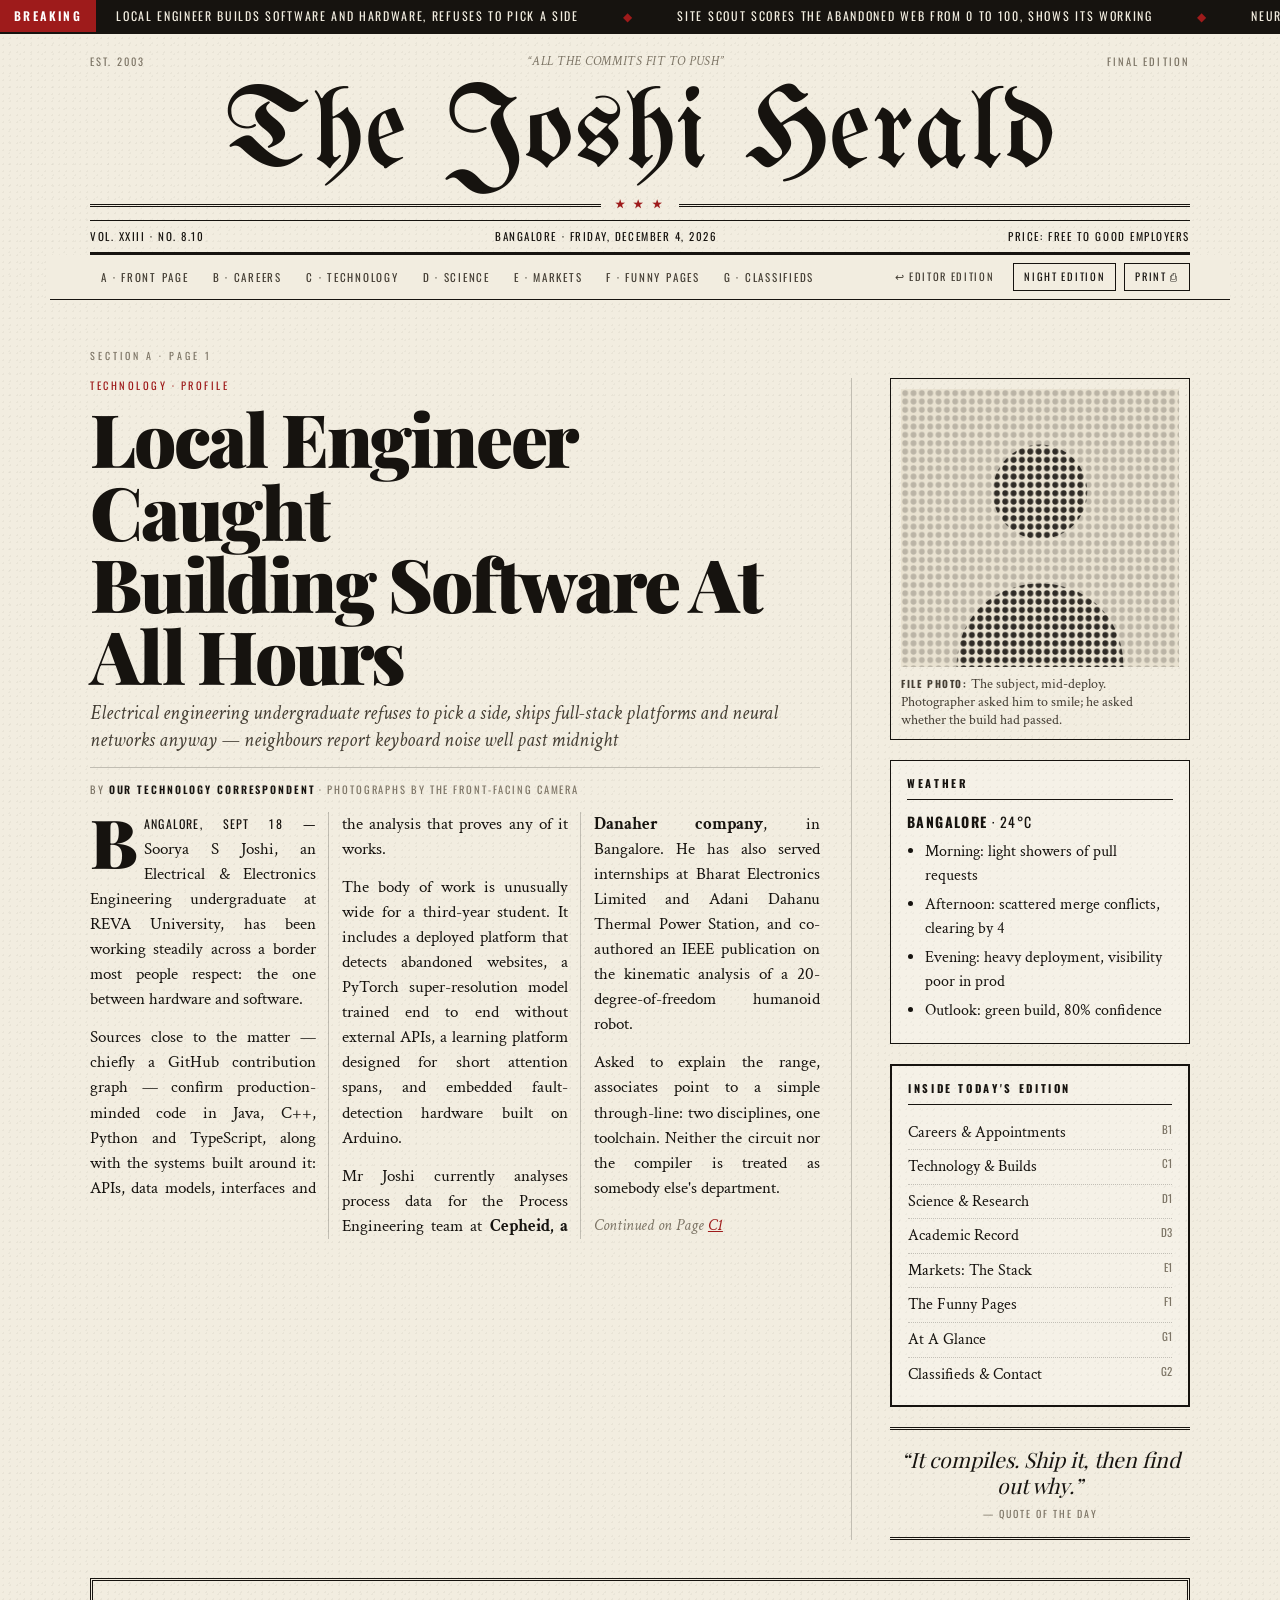
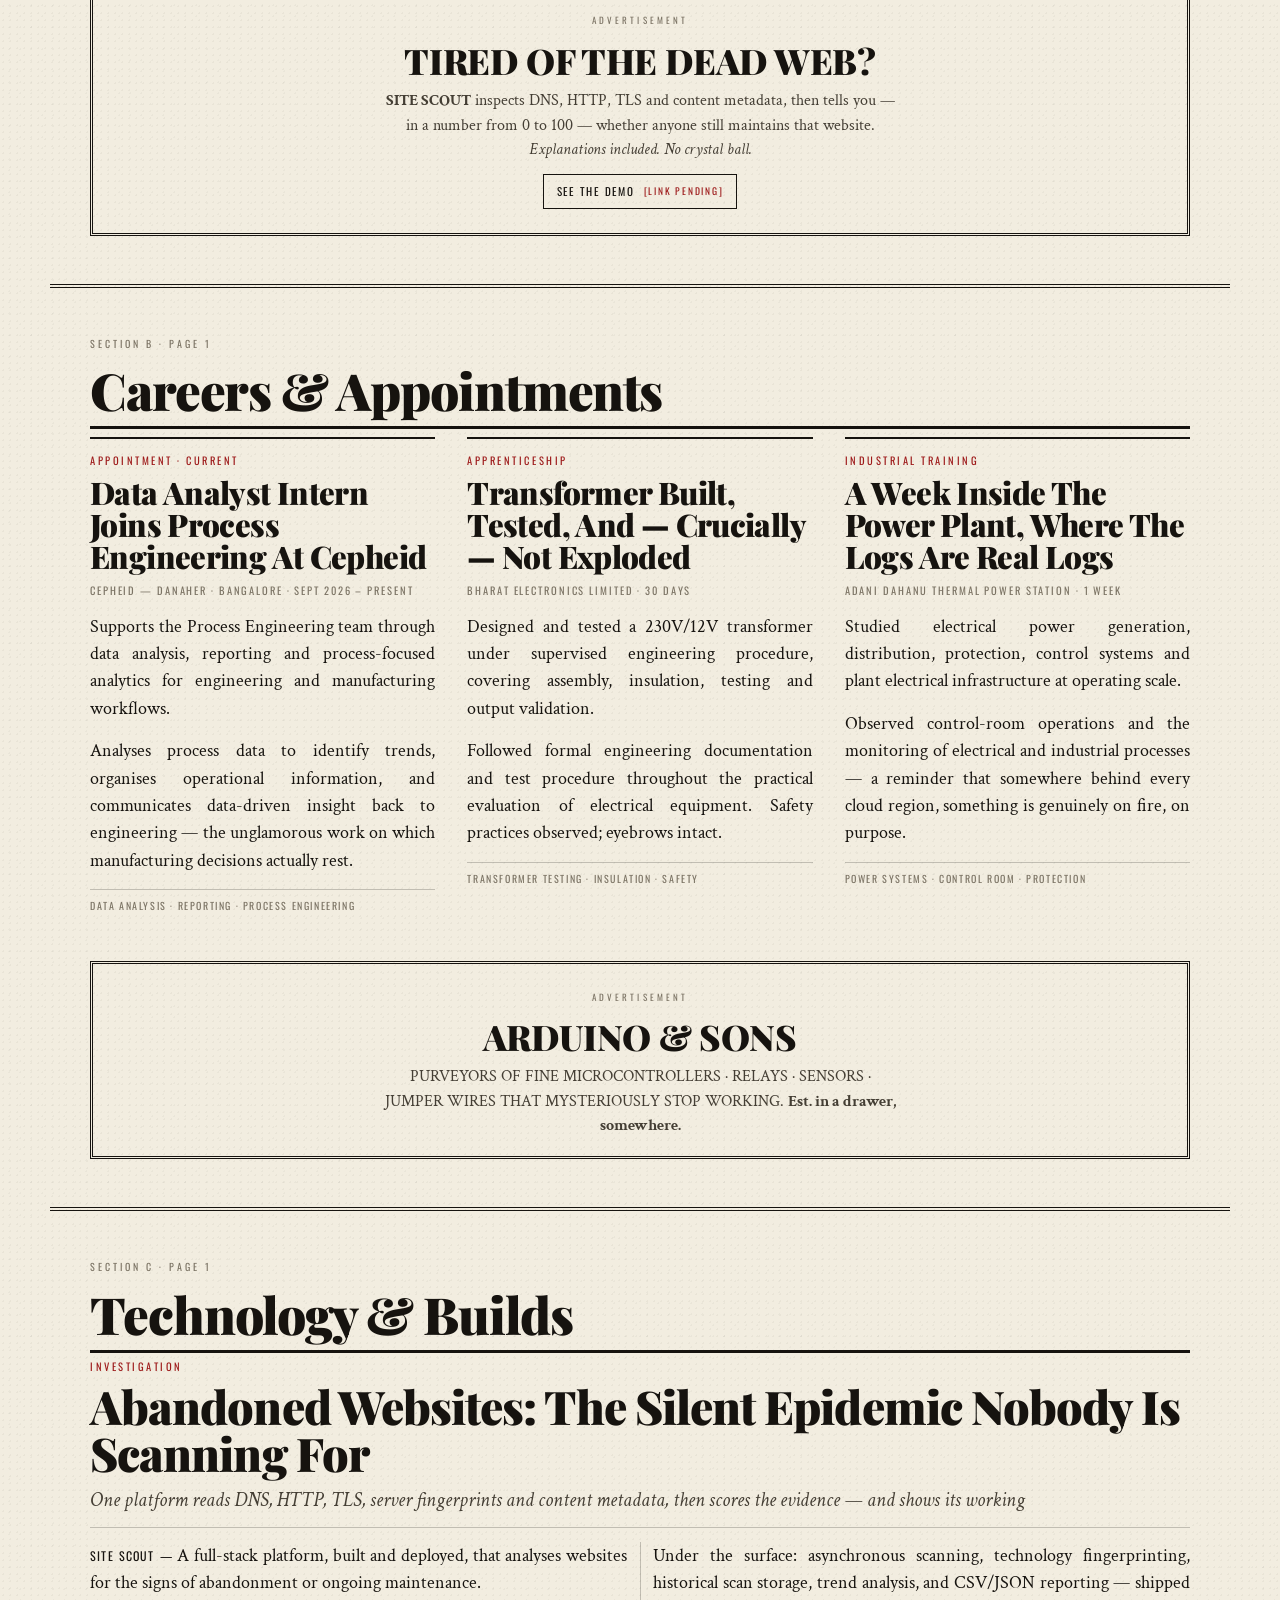
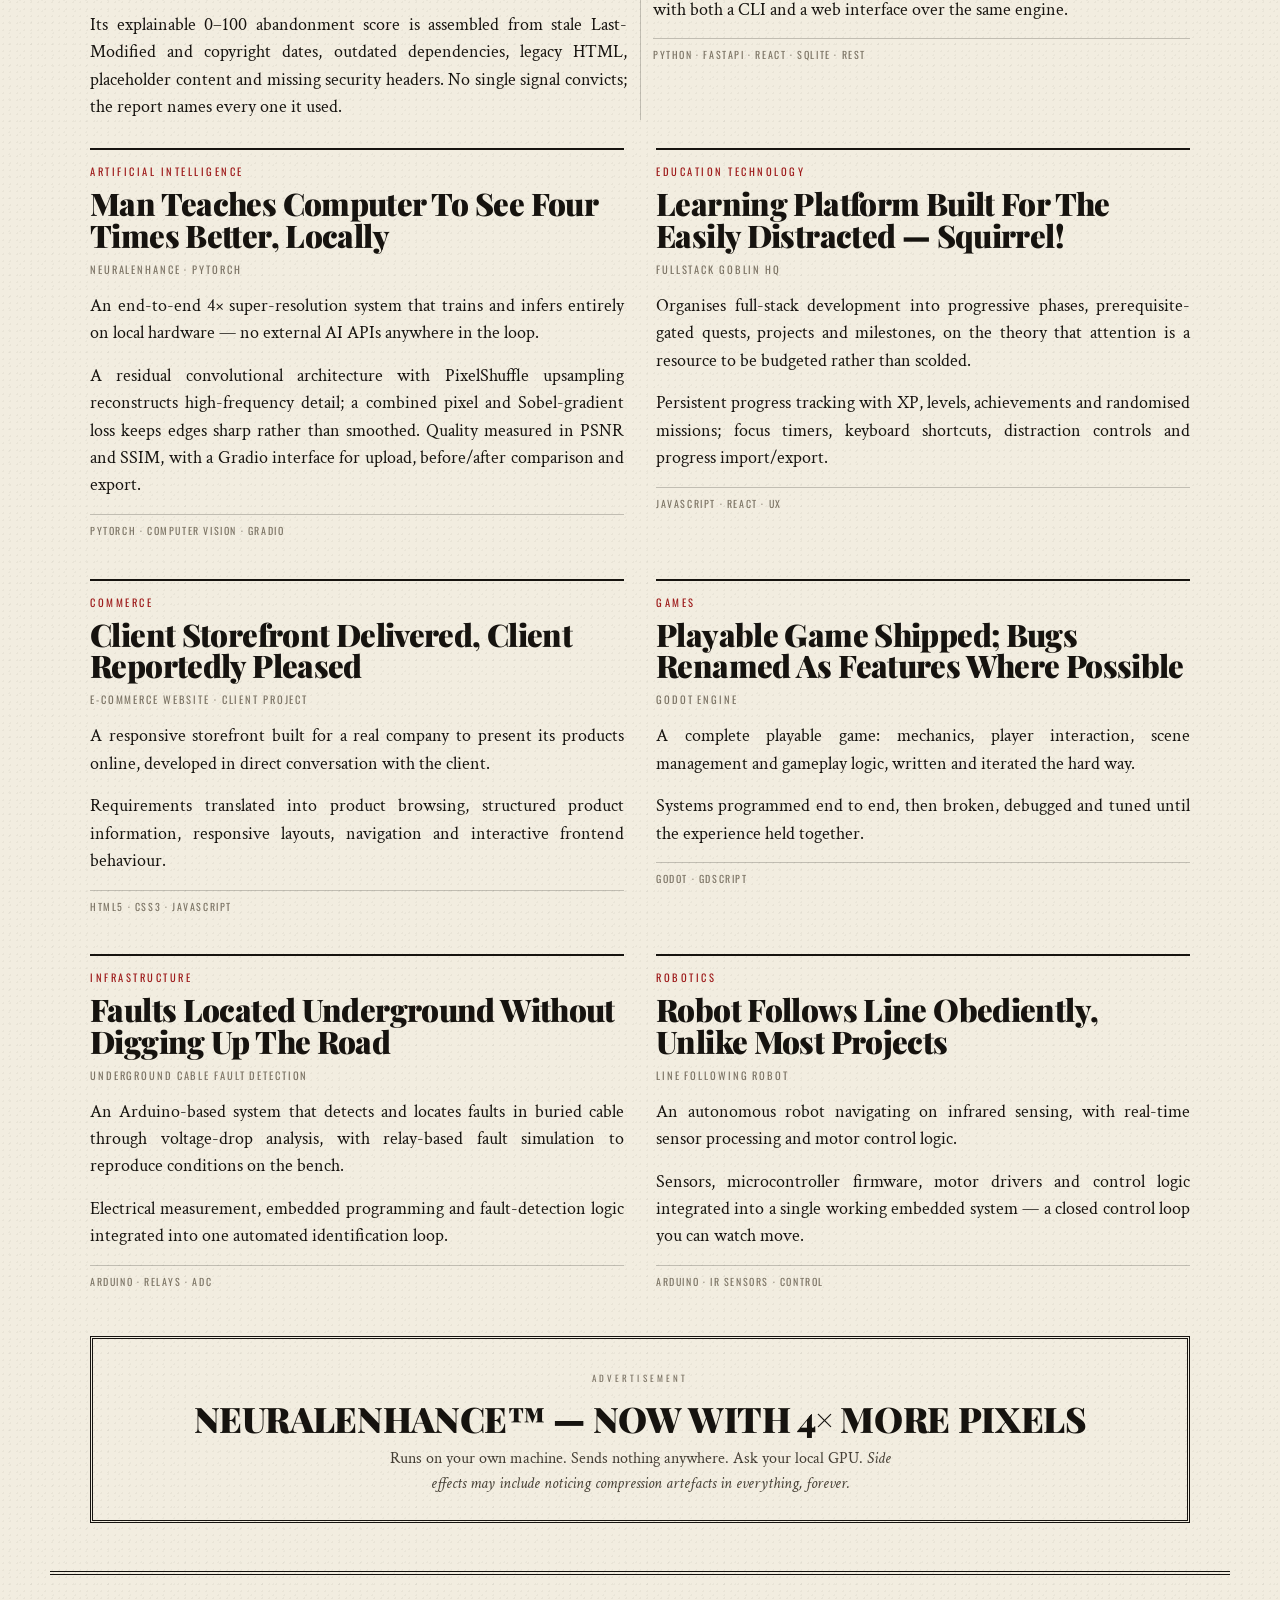
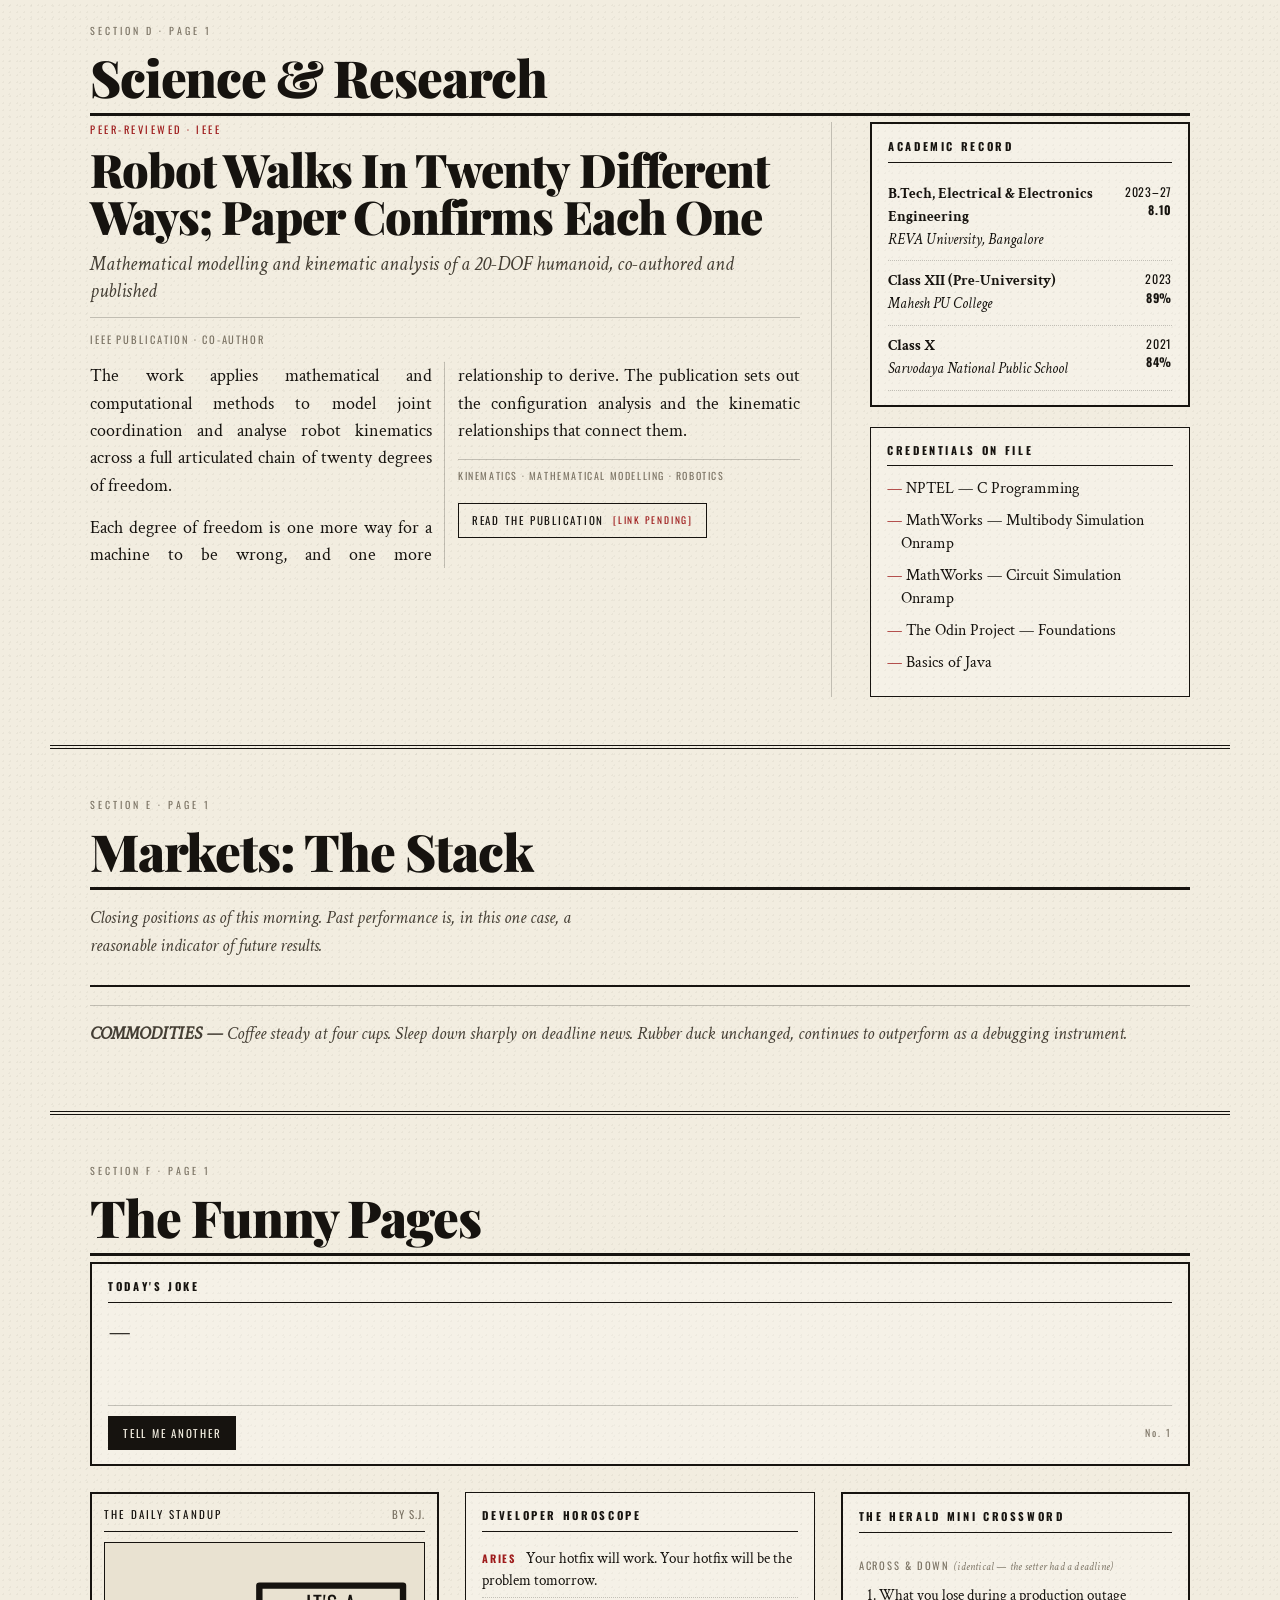
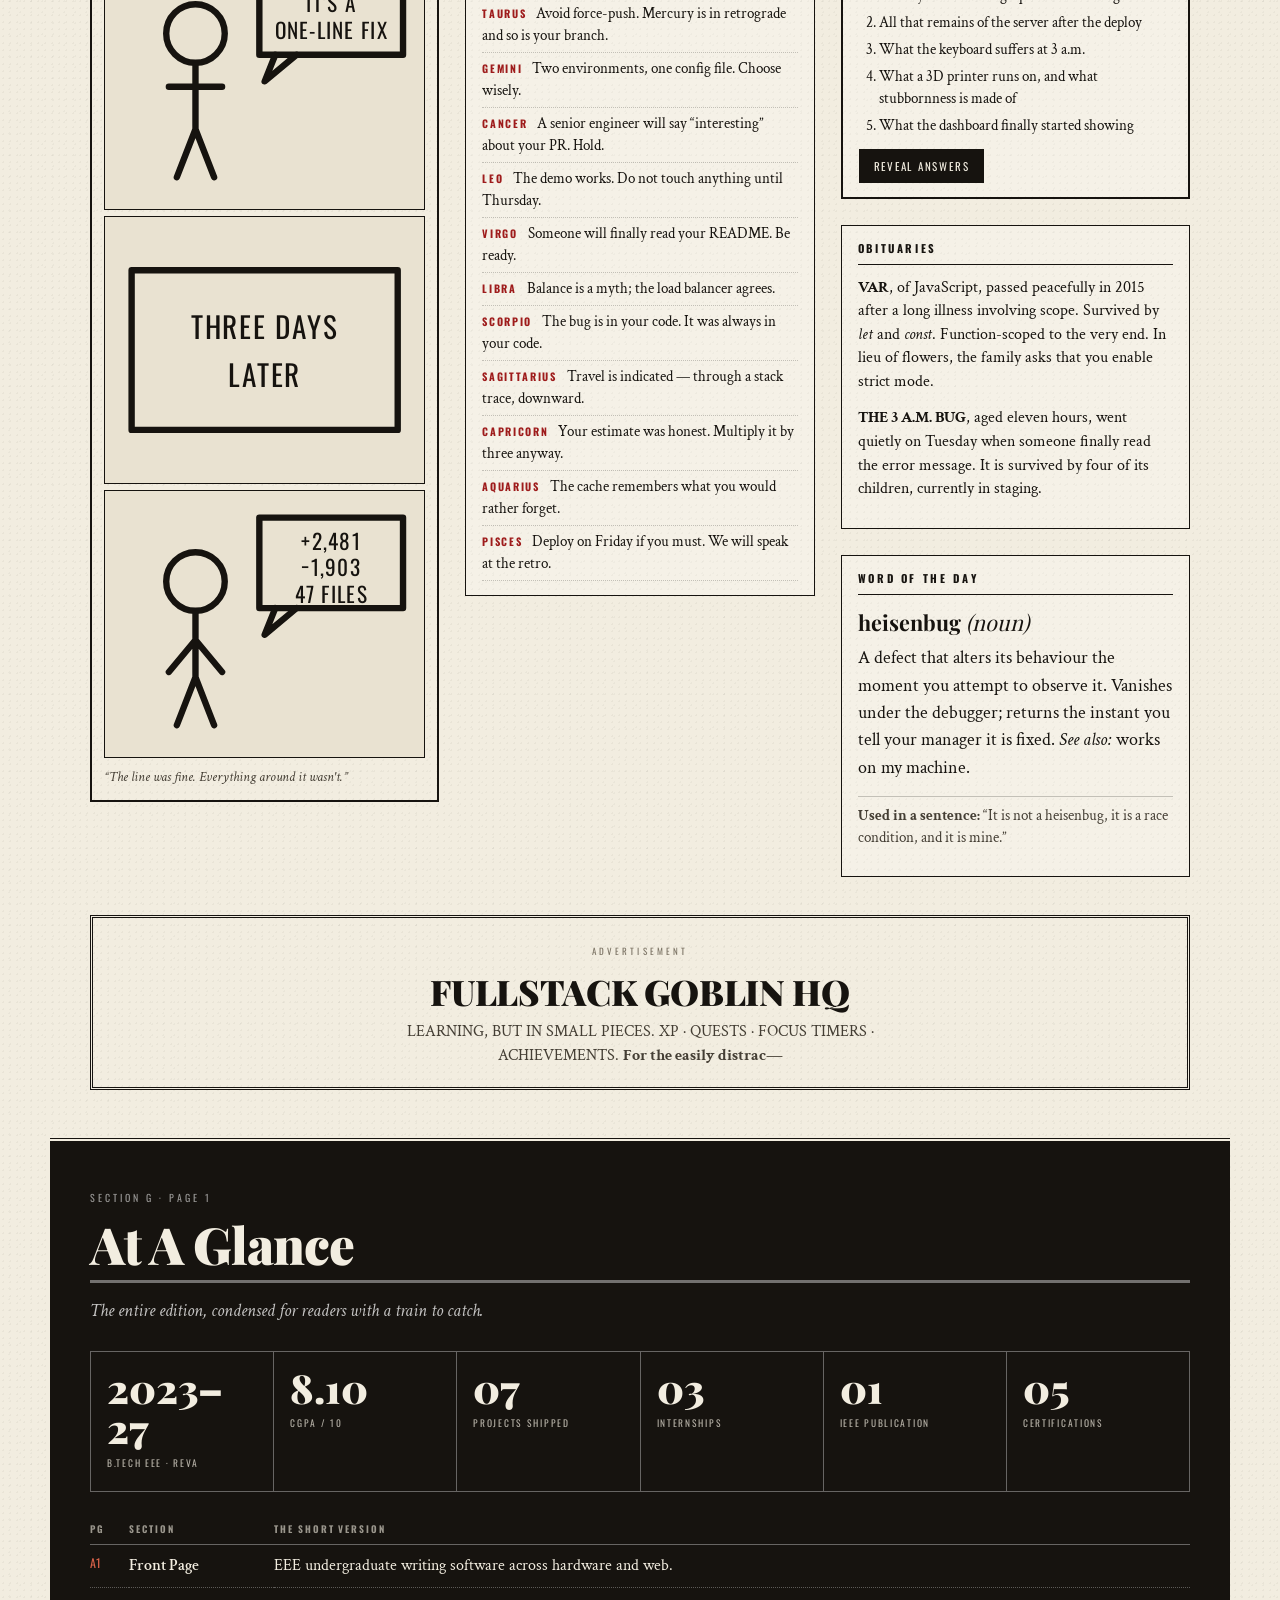
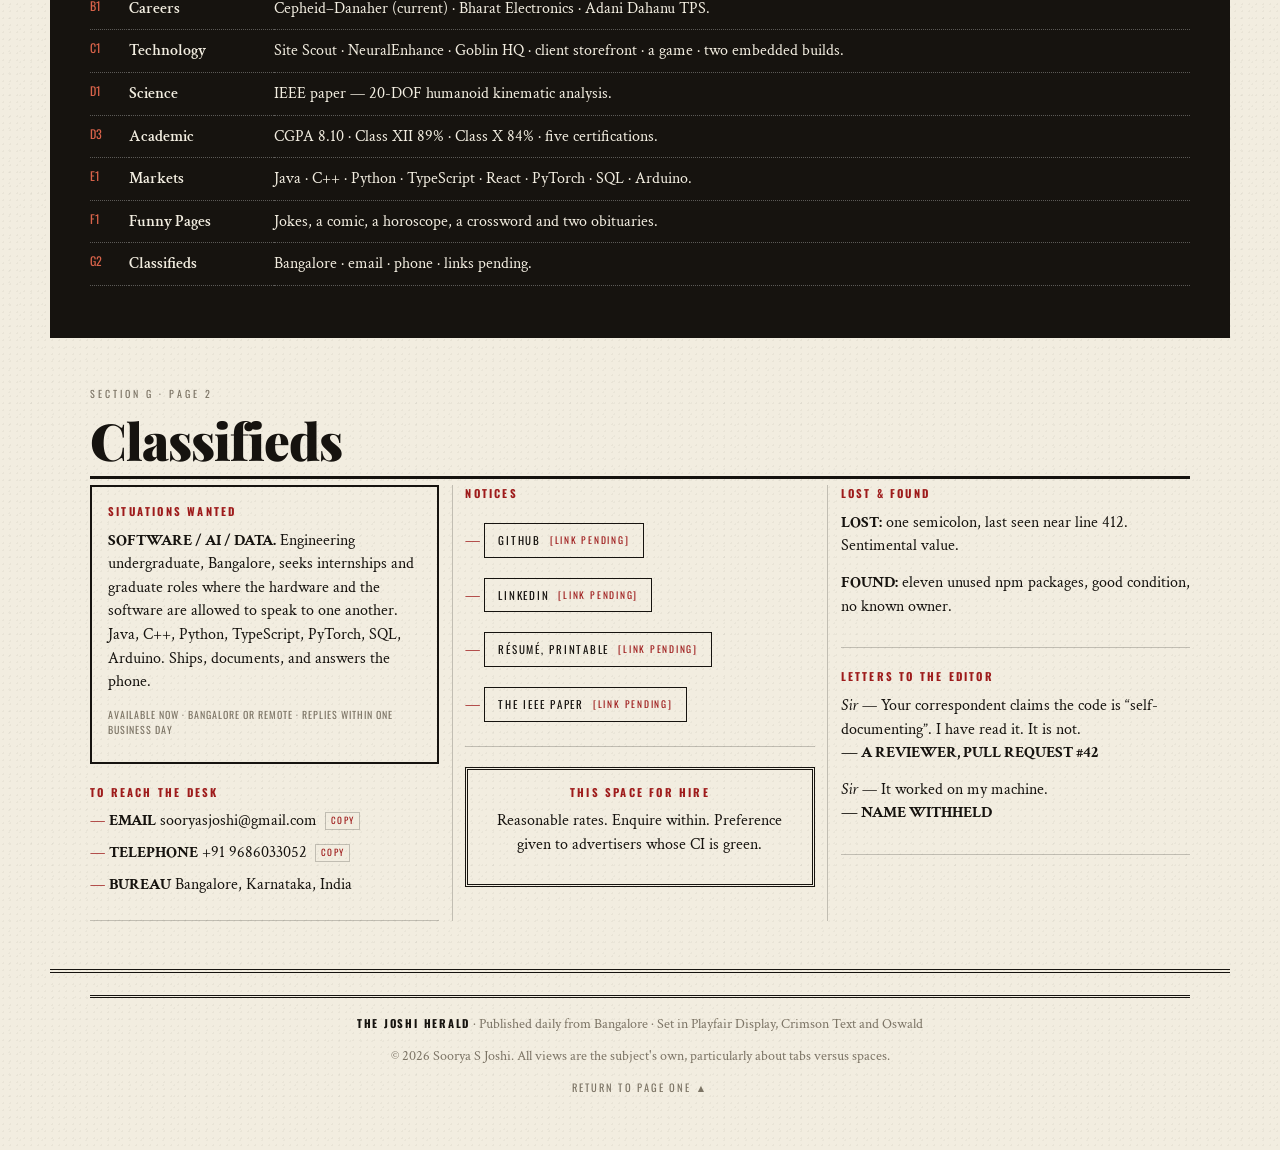
<file: newspaper/herald-standalone.html>
<!DOCTYPE html>
<html lang="en" data-edition="day">
<head>
<meta charset="utf-8" />
<meta name="viewport" content="width=device-width, initial-scale=1" />
<title>The Joshi Herald — Soorya S Joshi</title>
<meta name="description" content="The Joshi Herald — a broadsheet edition of the portfolio of Soorya S Joshi: software, AI/ML, electronics. Est. 2003." />
<meta name="theme-color" content="#F2EDE0" />
<!-- SELF-CONTAINED BUILD — css, js and fonts inlined. regenerate with build.py -->
<style>
/* self-hosted newsprint faces: UnifrakturMaguntia, Playfair Display, Oswald, Crimson Text */
@font-face {
  font-family: 'UnifrakturMaguntia';
  font-style: normal;
  font-weight: 400;
  font-display: swap;
  src: url([data-uri]) format('woff2');
  unicode-range: U+0000-00FF, U+0131, U+0152-0153, U+02BB-02BC, U+02C6, U+02DA, U+02DC, U+0304, U+0308, U+0329, U+2000-206F, U+20AC, U+2122, U+2191, U+2193, U+2212, U+2215, U+FEFF, U+FFFD;
}
@font-face {
  font-family: 'Playfair Display';
  font-style: normal;
  font-weight: 400 900;
  font-display: swap;
  src: url([data-uri]) format('woff2');
  unicode-range: U+0000-00FF, U+0131, U+0152-0153, U+02BB-02BC, U+02C6, U+02DA, U+02DC, U+0304, U+0308, U+0329, U+2000-206F, U+20AC, U+2122, U+2191, U+2193, U+2212, U+2215, U+FEFF, U+FFFD;
}
@font-face {
  font-family: 'Oswald';
  font-style: normal;
  font-weight: 300 700;
  font-display: swap;
  src: url([data-uri]) format('woff2');
  unicode-range: U+0000-00FF, U+0131, U+0152-0153, U+02BB-02BC, U+02C6, U+02DA, U+02DC, U+0304, U+0308, U+0329, U+2000-206F, U+20AC, U+2122, U+2191, U+2193, U+2212, U+2215, U+FEFF, U+FFFD;
}
@font-face {
  font-family: 'Crimson Text';
  font-style: italic;
  font-weight: 400;
  font-display: swap;
  src: url([data-uri]) format('woff2');
  unicode-range: U+0000-00FF, U+0131, U+0152-0153, U+02BB-02BC, U+02C6, U+02DA, U+02DC, U+0304, U+0308, U+0329, U+2000-206F, U+20AC, U+2122, U+2191, U+2193, U+2212, U+2215, U+FEFF, U+FFFD;
}
@font-face {
  font-family: 'Crimson Text';
  font-style: normal;
  font-weight: 400;
  font-display: swap;
  src: url([data-uri]) format('woff2');
  unicode-range: U+0000-00FF, U+0131, U+0152-0153, U+02BB-02BC, U+02C6, U+02DA, U+02DC, U+0304, U+0308, U+0329, U+2000-206F, U+20AC, U+2122, U+2191, U+2193, U+2212, U+2215, U+FEFF, U+FFFD;
}
@font-face {
  font-family: 'Crimson Text';
  font-style: normal;
  font-weight: 600;
  font-display: swap;
  src: url([data-uri]) format('woff2');
  unicode-range: U+0000-00FF, U+0131, U+0152-0153, U+02BB-02BC, U+02C6, U+02DA, U+02DC, U+0304, U+0308, U+0329, U+2000-206F, U+20AC, U+2122, U+2191, U+2193, U+2212, U+2215, U+FEFF, U+FFFD;
}
@font-face {
  font-family: 'Crimson Text';
  font-style: normal;
  font-weight: 700;
  font-display: swap;
  src: url([data-uri]) format('woff2');
  unicode-range: U+0000-00FF, U+0131, U+0152-0153, U+02BB-02BC, U+02C6, U+02DA, U+02DC, U+0304, U+0308, U+0329, U+2000-206F, U+20AC, U+2122, U+2191, U+2193, U+2212, U+2215, U+FEFF, U+FFFD;
}

/* ══════════════════════════════════════════════════════════════════
   THE JOSHI HERALD — broadsheet stylesheet
   Newsprint, hairline rules, hot-metal headlines, real columns.
   ══════════════════════════════════════════════════════════════════ */

:root{
  --paper:    #F2EDE0;
  --paper-2:  #E9E2D1;
  --ink:      #16130F;
  --ink-2:    #443E34;
  --ink-3:    #7C7465;
  --rule:     #16130F;
  --hair:     rgba(22,19,15,.22);
  --red:      #9E1B1B;

  --serif:  "Crimson Text", Georgia, "Times New Roman", serif;
  --disp:   "Playfair Display", Georgia, serif;
  --sans:   "Oswald", "Arial Narrow", sans-serif;
  --black:  "UnifrakturMaguntia", "Playfair Display", serif;

  --maxw: 1180px;
  --pad: clamp(14px, 3.4vw, 40px);
  --ease: cubic-bezier(.2,.7,.2,1);
}

html[data-edition="night"]{
  --paper:   #15130F;
  --paper-2: #1C1915;
  --ink:     #EDE6D6;
  --ink-2:   #B9B09D;
  --ink-3:   #857C6C;
  --rule:    #EDE6D6;
  --hair:    rgba(237,230,214,.24);
  --red:     #D9634A;
}

*,*::before,*::after{ box-sizing:border-box; }
html{ scroll-behavior:smooth; -webkit-text-size-adjust:100%; }
@media (prefers-reduced-motion: reduce){ html{ scroll-behavior:auto; } }

body{
  margin:0;
  background:var(--paper);
  color:var(--ink);
  font-family:var(--serif);
  font-size:18px;
  line-height:1.52;
  /* newsprint tooth */
  background-image:
    radial-gradient(rgba(22,19,15,.045) 1px, transparent 1px),
    radial-gradient(rgba(22,19,15,.035) 1px, transparent 1px);
  background-size:7px 7px, 11px 11px;
  background-position:0 0, 4px 5px;
  transition:background-color .3s var(--ease), color .3s var(--ease);
}
html[data-edition="night"] body{
  background-image:
    radial-gradient(rgba(255,255,255,.035) 1px, transparent 1px),
    radial-gradient(rgba(255,255,255,.025) 1px, transparent 1px);
}
::selection{ background:var(--ink); color:var(--paper); }

p{ margin:0 0 .85em; }
h1,h2,h3{ margin:0; font-weight:700; }
a{ color:inherit; }
img,svg{ max-width:100%; }

/* ── breaking bar ───────────────────────────────────────────────── */
.breaking{
  position:sticky; top:0; z-index:50;
  display:flex; align-items:stretch; gap:0;
  background:var(--ink); color:var(--paper);
  font-family:var(--sans); font-size:12px; letter-spacing:.14em;
  border-bottom:2px solid var(--rule);
}
.breaking__tag{
  background:var(--red); color:#fff; padding:7px 14px; font-weight:600;
  white-space:nowrap; letter-spacing:.2em;
}
.breaking__win{ overflow:hidden; flex:1; display:flex; align-items:center; }
.breaking__track{ display:flex; gap:44px; width:max-content; padding-left:20px; animation:crawl 44s linear infinite; }
.breaking__track span{ white-space:nowrap; }
.breaking__track span::after{ content:"◆"; margin-left:44px; color:var(--red); }
@keyframes crawl{ to{ transform:translateX(-50%); } }
@media (prefers-reduced-motion: reduce){ .breaking__track{ animation:none; } }

/* ── masthead ───────────────────────────────────────────────────── */
.masthead{ max-width:var(--maxw); margin:0 auto; padding:18px var(--pad) 0; text-align:center; }
.masthead__ears{
  display:flex; justify-content:space-between; align-items:center; gap:12px;
  font-family:var(--sans); font-size:10.5px; letter-spacing:.2em; color:var(--ink-3);
  text-transform:uppercase;
}
.masthead__ear-mid{ font-style:italic; font-family:var(--serif); letter-spacing:.04em; font-size:13px; }
.masthead__title{
  font-family:var(--black); font-weight:400;
  font-size:clamp(2.7rem, 10.5vw, 7.2rem);
  line-height:1; margin:6px 0 4px; letter-spacing:.01em;
}
.masthead__rule{ display:flex; align-items:center; gap:14px; }
.masthead__rule span{ flex:1; height:0; border-top:3px double var(--rule); }
.masthead__rule b{ font-size:11px; letter-spacing:.3em; color:var(--red); }
.dateline-bar{
  display:flex; justify-content:space-between; gap:12px; flex-wrap:wrap;
  padding:7px 0; margin-top:6px;
  border-top:1px solid var(--rule); border-bottom:3px solid var(--rule);
  font-family:var(--sans); font-size:11px; letter-spacing:.14em; text-transform:uppercase;
}

/* ── section nav ────────────────────────────────────────────────── */
.sections{
  position:sticky; top:33px; z-index:45;
  max-width:var(--maxw); margin:0 auto;
  display:flex; align-items:center; gap:2px; flex-wrap:wrap;
  padding:8px var(--pad); background:var(--paper);
  border-bottom:1px solid var(--rule);
  font-family:var(--sans); font-size:11px; letter-spacing:.16em;
}
.sections a{
  text-decoration:none; padding:5px 10px; color:var(--ink-2);
  border:1px solid transparent; transition:background .2s var(--ease), color .2s var(--ease);
}
.sections a:hover, .sections a.is-active{ background:var(--ink); color:var(--paper); }
.sections__btn{
  text-decoration:none; display:inline-block;
  font:inherit; font-family:var(--sans); font-size:10.5px; letter-spacing:.16em;
  margin-left:auto; background:transparent; color:var(--ink);
  border:1px solid var(--rule); padding:5px 10px; cursor:pointer;
  transition:background .2s var(--ease), color .2s var(--ease);
}
.sections__btn:hover{ background:var(--ink); color:var(--paper); }
.sections__btn + .sections__btn{ margin-left:6px; }
.sections a.sections__btn:hover{ background:var(--ink); color:var(--paper); }

/* ── page shell ─────────────────────────────────────────────────── */
.page{
  max-width:var(--maxw); margin:0 auto; padding:clamp(26px,4vw,48px) var(--pad);
  border-bottom:4px double var(--rule);
  scroll-margin-top:84px;
}
.page__stamp{
  font-family:var(--sans); font-size:10px; letter-spacing:.3em; color:var(--ink-3);
  text-transform:uppercase; margin-bottom:14px;
}
.page--dark{ background:var(--ink); color:var(--paper); border-color:var(--ink); }
.page--dark .page__stamp{ color:rgba(255,255,255,.55); }

.section-title{
  font-family:var(--disp); font-weight:900; font-size:clamp(1.8rem,4.6vw,3.2rem);
  line-height:1; letter-spacing:-.02em; margin-bottom:6px;
  padding-bottom:10px; border-bottom:3px solid var(--rule);
}
.section-title--light{ border-color:rgba(255,255,255,.4); }
.standfirst{ font-style:italic; color:var(--ink-2); max-width:62ch; margin:14px 0 26px; }
.standfirst--light{ color:rgba(255,255,255,.75); }

/* ── headline type ──────────────────────────────────────────────── */
.kicker{
  font-family:var(--sans); font-size:10.5px; letter-spacing:.24em; text-transform:uppercase;
  color:var(--red); margin:0 0 8px;
}
.head{
  font-family:var(--disp); font-weight:900; line-height:1.02; letter-spacing:-.02em;
  font-size:clamp(1.35rem, 2.6vw, 1.95rem); margin-bottom:10px;
}
.head--lead{ font-size:clamp(2.2rem, 6.4vw, 4.6rem); line-height:.98; letter-spacing:-.03em; }
.head--big{ font-size:clamp(1.7rem, 4vw, 2.9rem); }
.deck{
  font-family:var(--serif); font-style:italic; font-size:clamp(1rem,1.7vw,1.22rem);
  color:var(--ink-2); line-height:1.4; margin-bottom:14px;
  padding-bottom:12px; border-bottom:1px solid var(--hair);
}
.byline{
  font-family:var(--sans); font-size:10.5px; letter-spacing:.18em; text-transform:uppercase;
  color:var(--ink-3); margin-bottom:14px;
}
.byline b{ color:var(--ink); font-weight:600; }
.dateline{ font-family:var(--sans); font-size:12px; letter-spacing:.1em; text-transform:uppercase; }
.dropcap{
  float:left; font-family:var(--disp); font-weight:900; font-size:4.1em;
  line-height:.78; padding:.05em .09em 0 0; color:var(--ink);
}
.jump{ font-style:italic; color:var(--ink-3); font-size:.94em; }
.jump a{ color:var(--red); }
.tagline{
  font-family:var(--sans); font-size:10px; letter-spacing:.16em; color:var(--ink-3);
  text-transform:uppercase; border-top:1px solid var(--hair); padding-top:8px; margin-top:4px;
}

/* ── column layouts ─────────────────────────────────────────────── */
.cols{ column-gap:26px; column-rule:1px solid var(--hair); }
.cols--2{ column-count:2; }
.cols--3{ column-count:3; font-size:16.5px; }
.cols p{ margin:0 0 .8em; text-align:justify; hyphens:auto; }

.frontgrid{ display:grid; grid-template-columns:1fr 300px; gap:clamp(20px,3vw,40px); }
.frontgrid--flip{ grid-template-columns:1fr 320px; }
.lead{ border-right:1px solid var(--hair); padding-right:clamp(16px,2.4vw,32px); }
.rail{ display:grid; gap:20px; align-content:start; }

.storygrid{ display:grid; grid-template-columns:repeat(3,1fr); gap:clamp(18px,2.6vw,32px); margin-top:8px; }
.storygrid--2{ grid-template-columns:repeat(2,1fr); margin-top:28px; }
.story{ border-top:2px solid var(--rule); padding-top:14px; }
.story p{ text-align:justify; hyphens:auto; }
.story--hero{ border-top:0; padding-top:0; }

/* ── boxes, photo, pull quote ───────────────────────────────────── */
.box{ border:1px solid var(--rule); padding:14px 16px; background:rgba(255,255,255,.22); }
html[data-edition="night"] .box{ background:rgba(255,255,255,.03); }
.box--rule{ border-width:2px; }
.box__head{
  font-family:var(--sans); font-size:11px; letter-spacing:.24em; text-transform:uppercase;
  padding-bottom:7px; margin-bottom:11px; border-bottom:1px solid var(--rule);
}
.tight{ margin:0; padding-left:18px; font-size:15.5px; }
.tight li{ margin-bottom:6px; }
.tight--dash{ list-style:none; padding-left:0; }
.tight--dash li{ padding-left:14px; text-indent:-14px; margin-bottom:8px; }
.tight--dash li::before{ content:"— "; color:var(--red); }
.weather{ font-family:var(--sans); letter-spacing:.1em; font-size:14px; margin-bottom:8px; }

.photo{ margin:0; border:1px solid var(--rule); padding:10px; }
.photo__plate{ color:var(--ink); background:var(--paper-2); display:block; line-height:0; }
.photo figcaption{ font-size:13.5px; line-height:1.35; color:var(--ink-2); padding-top:8px; }
.photo figcaption b{ font-family:var(--sans); font-size:10px; letter-spacing:.16em; }

.index{ margin:0; padding:0; list-style:none; font-size:15.5px; }
.index li{ display:flex; justify-content:space-between; gap:10px; padding:5px 0; border-bottom:1px dotted var(--hair); }
.index li:last-child{ border-bottom:0; }
.index a{ text-decoration:none; }
.index a:hover{ color:var(--red); }
.index span{ font-family:var(--sans); font-size:11px; color:var(--ink-3); }

.pull{
  margin:0; padding:16px 0; border-top:3px double var(--rule); border-bottom:3px double var(--rule);
  font-family:var(--disp); font-size:1.32rem; line-height:1.24; font-style:italic; text-align:center;
}
.pull cite{ display:block; margin-top:10px; font-family:var(--sans); font-style:normal; font-size:10px; letter-spacing:.2em; color:var(--ink-3); }

.table{ width:100%; border-collapse:collapse; font-size:15px; }
.table td{ padding:9px 0; border-bottom:1px dotted var(--hair); vertical-align:top; }
.table td.num{ text-align:right; font-family:var(--sans); font-size:12px; letter-spacing:.06em; white-space:nowrap; padding-left:10px; }

/* ── advertisements ─────────────────────────────────────────────── */
.ad{
  margin-top:clamp(24px,3vw,40px); padding:18px; text-align:center;
  border:3px double var(--rule);
}
.ad--wide{ padding:24px; }
.ad__tag{ font-family:var(--sans); font-size:9px; letter-spacing:.34em; color:var(--ink-3); }
.ad__head{
  font-family:var(--disp); font-weight:900; font-size:clamp(1.3rem,3.4vw,2.2rem);
  line-height:1.04; margin:10px 0; letter-spacing:-.01em; text-transform:uppercase;
}
.ad__body{ max-width:64ch; margin:0 auto; font-size:16px; color:var(--ink-2); }
.ad__cta, .pending-link{
  text-indent:0;                 /* hanging-indent lists must not pull the badge in */
  display:inline-flex; align-items:center; gap:9px; margin-top:12px;
  font-family:var(--sans); font-size:11px; letter-spacing:.16em; text-transform:uppercase;
  text-decoration:none; border:1px solid var(--rule); padding:8px 13px;
}
.ad__cta:hover, .pending-link:hover{ background:var(--ink); color:var(--paper); }
.ad__cta span, .pending-link span{ color:var(--red); font-size:9.5px; }
.ad__cta:hover span, .pending-link:hover span{ color:var(--paper); }

/* ── markets ────────────────────────────────────────────────────── */
.markets{ border-top:2px solid var(--rule); }
.market-group{ border-bottom:1px solid var(--hair); padding:14px 0; display:grid; grid-template-columns:150px 1fr; gap:18px; }
.market-group h3{ font-family:var(--sans); font-size:11px; letter-spacing:.2em; text-transform:uppercase; color:var(--ink-3); }
.quotes{ display:grid; grid-template-columns:repeat(auto-fill,minmax(178px,1fr)); gap:4px 22px; }
.quote{ display:flex; justify-content:space-between; gap:10px; font-size:15px; border-bottom:1px dotted var(--hair); padding:3px 0; }
.quote b{ font-weight:600; }
.quote i{ font-style:normal; font-family:var(--sans); font-size:12px; letter-spacing:.04em; }
.quote .up{ color:#1E6B34; }
.quote .dn{ color:var(--red); }
html[data-edition="night"] .quote .up{ color:#79C08C; }
.marketnote{ margin-top:18px; font-style:italic; color:var(--ink-2); border-top:1px solid var(--hair); padding-top:14px; }

/* ── funny pages ────────────────────────────────────────────────── */
.funnycols{ columns:3; column-gap:clamp(16px,2.4vw,26px); }
.funnycols > *{ break-inside:avoid; margin-bottom:clamp(16px,2.4vw,26px); }
.box--joke{ border-width:2px; margin-bottom:clamp(16px,2.4vw,26px); }
.joke{ font-family:var(--disp); font-size:clamp(1.15rem,2.4vw,1.7rem); line-height:1.24; min-height:2.5em; }
.joke__foot{ display:flex; justify-content:space-between; align-items:center; gap:14px; border-top:1px solid var(--hair); padding-top:10px; }
.joke__count{ font-family:var(--sans); font-size:10px; letter-spacing:.2em; color:var(--ink-3); }
.btn-paper{
  font-family:var(--sans); font-size:11px; letter-spacing:.16em; text-transform:uppercase;
  background:var(--ink); color:var(--paper); border:1px solid var(--rule);
  padding:8px 14px; cursor:pointer; transition:transform .15s var(--ease);
}
.btn-paper:hover{ transform:translate(-1px,-1px); box-shadow:3px 3px 0 var(--red); }

.comic{ margin:0; border:2px solid var(--rule); padding:12px; }
.comic__title{ font-family:var(--sans); font-size:11px; letter-spacing:.2em; text-transform:uppercase; padding-bottom:8px; border-bottom:1px solid var(--rule); margin-bottom:10px; }
.comic__title span{ float:right; color:var(--ink-3); letter-spacing:.1em; }
.comic__strip{ display:grid; gap:6px; }
.panel{ border:1px solid var(--rule); background:var(--paper-2); }
html[data-edition="night"] .panel{ background:rgba(255,255,255,.04); }
.panel svg{ display:block; width:100%; }
.ink-s{ fill:none; stroke:var(--ink); stroke-width:2.4; stroke-linecap:round; stroke-linejoin:round; }
.bubble{ font-family:"Oswald",sans-serif; font-size:8px; letter-spacing:.06em; fill:var(--ink); text-anchor:middle; }
.bubble--big{ font-size:11px; }
.comic__caption{ font-size:13.5px; font-style:italic; color:var(--ink-2); padding-top:9px; }

.horo{ list-style:none; margin:0; padding:0; font-size:14.5px; columns:1; }
.horo li{ padding:5px 0; border-bottom:1px dotted var(--hair); }
.horo b{ font-family:var(--sans); font-size:10.5px; letter-spacing:.16em; margin-right:7px; color:var(--red); }

.xword{ display:grid; gap:14px; justify-items:start; }
.xgrid{ border-collapse:collapse; }
.xgrid td{
  width:34px; height:34px; border:1px solid var(--rule); text-align:center; vertical-align:middle;
  font-family:var(--sans); font-size:16px; position:relative; background:rgba(255,255,255,.35);
}
html[data-edition="night"] .xgrid td{ background:rgba(255,255,255,.04); }
.xgrid td i{ position:absolute; top:1px; left:3px; font-style:normal; font-size:8px; color:var(--ink-3); }
.xgrid td span{ opacity:0; transition:opacity .25s var(--ease); }
.xgrid.is-revealed td span{ opacity:1; }
.xclues__head{ font-family:var(--sans); font-size:10.5px; letter-spacing:.18em; text-transform:uppercase; color:var(--ink-3); }
.xclues__head i{ text-transform:none; letter-spacing:.02em; font-family:var(--serif); }
.xclues ol{ margin:0 0 12px; padding-left:20px; font-size:14.5px; }
.xclues li{ margin-bottom:5px; }

.box--obit p{ font-size:15.5px; }
.wotd{ font-family:var(--disp); font-size:1.35rem; margin-bottom:6px; }
.wotd__use{ font-size:14.5px; color:var(--ink-2); border-top:1px solid var(--hair); padding-top:8px; }

/* ── at a glance ────────────────────────────────────────────────── */
.glance{ display:grid; gap:22px; }
.glance__figures{ display:grid; grid-template-columns:repeat(auto-fit,minmax(160px,1fr)); border-top:1px solid rgba(255,255,255,.35); border-left:1px solid rgba(255,255,255,.35); }
.glance__figures div{ border-right:1px solid rgba(255,255,255,.35); border-bottom:1px solid rgba(255,255,255,.35); padding:16px; }
.glance__figures b{ display:block; font-family:var(--disp); font-weight:900; font-size:clamp(1.5rem,3.4vw,2.5rem); line-height:1; }
.glance__figures span{ font-family:var(--sans); font-size:9.5px; letter-spacing:.18em; opacity:.7; }
.glance__table{ width:100%; border-collapse:collapse; font-size:15.5px; }
.glance__table th{ font-family:var(--sans); font-size:9.5px; letter-spacing:.2em; text-align:left; opacity:.6; padding:8px 10px 8px 0; border-bottom:1px solid rgba(255,255,255,.35); }
.glance__table td{ padding:9px 10px 9px 0; border-bottom:1px dotted rgba(255,255,255,.3); vertical-align:top; }
.glance__table td:first-child{ font-family:var(--sans); font-size:12px; color:#D9634A; white-space:nowrap; }
.glance__table td:nth-child(2){ white-space:nowrap; font-weight:600; }

/* ── classifieds ────────────────────────────────────────────────── */
.classifieds{ columns:3; column-gap:26px; column-rule:1px solid var(--hair); }
.classified{ break-inside:avoid; margin-bottom:20px; padding-bottom:16px; border-bottom:1px solid var(--hair); font-size:15.5px; }
.classified--lead{ border:2px solid var(--rule); padding:16px; }
.classified__head{ font-family:var(--sans); font-size:11px; letter-spacing:.2em; text-transform:uppercase; margin-bottom:9px; color:var(--red); }
.classified__meta{ font-family:var(--sans); font-size:10px; letter-spacing:.1em; color:var(--ink-3); text-transform:uppercase; }
.classified__ad{ border:3px double var(--rule); padding:14px; text-align:center; }
.copy{
  font:inherit; font-family:var(--serif); font-size:15.5px; background:transparent; border:0; padding:0;
  color:inherit; cursor:pointer; display:inline-flex; align-items:center; gap:8px;
}
.copy i{ font-style:normal; font-family:var(--sans); font-size:9px; letter-spacing:.14em; border:1px solid var(--hair); padding:1px 5px; color:var(--red); }
.copy:hover i{ border-color:var(--red); }

/* ── colophon ───────────────────────────────────────────────────── */
.colophon{
  max-width:var(--maxw); margin:0 auto; padding:22px var(--pad) 40px; text-align:center;
  font-size:13.5px; color:var(--ink-3);
}
.colophon__rule{ border-top:3px double var(--rule); margin-bottom:16px; }
.colophon b{ font-family:var(--sans); letter-spacing:.16em; font-size:11px; color:var(--ink); }
.colophon__nav a{ font-family:var(--sans); font-size:10.5px; letter-spacing:.2em; text-decoration:none; }

/* ── toast ──────────────────────────────────────────────────────── */
.toast{
  position:fixed; left:50%; bottom:26px; transform:translate(-50%,16px);
  background:var(--ink); color:var(--paper); padding:10px 16px;
  font-family:var(--sans); font-size:11px; letter-spacing:.16em; text-transform:uppercase;
  opacity:0; pointer-events:none; transition:opacity .25s var(--ease), transform .25s var(--ease); z-index:120;
}
.toast.is-on{ opacity:1; transform:translate(-50%,0); }

:focus-visible{ outline:2px solid var(--red); outline-offset:3px; }

/* ── responsive ─────────────────────────────────────────────────── */
@media (max-width: 1000px){
  .frontgrid, .frontgrid--flip{ grid-template-columns:1fr; }
  .lead{ border-right:0; padding-right:0; }
  .cols--3{ column-count:2; }
  .storygrid{ grid-template-columns:repeat(2,1fr); }
  .funnycols{ columns:2; }
  .classifieds{ columns:2; }
}
@media (max-width: 680px){
  body{ font-size:17px; }
  .cols--2, .cols--3{ column-count:1; }
  .storygrid, .storygrid--2{ grid-template-columns:1fr; }
  .funnycols{ columns:1; }
  .classifieds{ columns:1; }
  .sections{ top:31px; overflow-x:auto; flex-wrap:nowrap; white-space:nowrap; }
  .sections__btn{ margin-left:8px; }
  .masthead__ears{ font-size:9px; }
  .masthead__ear-mid{ display:none; }
  .market-group{ grid-template-columns:1fr; gap:8px; }
  .xword{ grid-template-columns:1fr; }
}

/* ── print: it is a newspaper, after all ────────────────────────── */
@media print{
  :root{ --paper:#fff; --ink:#000; --ink-2:#222; --ink-3:#555; --hair:rgba(0,0,0,.3); --red:#000; }
  body{ background:#fff; font-size:10.5pt; }
  .breaking, .sections, .toast, .btn-paper, .sections__btn{ display:none !important; }
  .page{ border-bottom:2px solid #000; page-break-after:always; padding:0 0 18pt; }
  .page--dark{ background:#fff; color:#000; }
  .page--dark .glance__figures div, .glance__table th, .glance__table td{ border-color:#000 !important; }
  .glance__table td:first-child{ color:#000; }
  .masthead__title{ font-size:44pt; }
  .head--lead{ font-size:30pt; }
  .xgrid.is-revealed td span{ opacity:1; }
  a{ text-decoration:none; }
}

</style>
<link rel="icon" href="data:image/svg+xml,%3Csvg xmlns='http://www.w3.org/2000/svg' viewBox='0 0 100 100'%3E%3Crect width='100' height='100' fill='%23F2EDE0'/%3E%3Ctext x='50' y='76' font-family='Georgia,serif' font-size='74' font-weight='700' fill='%2316130F' text-anchor='middle'%3EJ%3C/text%3E%3C/svg%3E" />
</head>
<body>

<!-- ══════════════════════════  BREAKING  ══════════════════════════ -->
<div class="breaking" role="complementary" aria-label="Breaking news">
  <span class="breaking__tag">BREAKING</span>
  <div class="breaking__win"><div class="breaking__track" id="breakingTrack"></div></div>
</div>

<!-- ══════════════════════════  MASTHEAD  ══════════════════════════ -->
<header class="masthead" id="top">
  <div class="masthead__ears">
    <span>EST. 2003</span>
    <span class="masthead__ear-mid">“ALL THE COMMITS FIT TO PUSH”</span>
    <span>FINAL EDITION</span>
  </div>
  <h1 class="masthead__title">The Joshi Herald</h1>
  <div class="masthead__rule"><span></span><b>★ ★ ★</b><span></span></div>
  <div class="dateline-bar">
    <span>VOL. XXIII · No. 8.10</span>
    <span id="todayLine">BANGALORE · FRIDAY, SEPTEMBER 18, 2026</span>
    <span>PRICE: FREE TO GOOD EMPLOYERS</span>
  </div>
</header>

<nav class="sections" aria-label="Sections">
  <a href="#front">A · FRONT PAGE</a>
  <a href="#careers">B · CAREERS</a>
  <a href="#technology">C · TECHNOLOGY</a>
  <a href="#science">D · SCIENCE</a>
  <a href="#markets">E · MARKETS</a>
  <a href="#funny">F · FUNNY PAGES</a>
  <a href="#classifieds">G · CLASSIFIEDS</a>
  <a class="sections__btn" href="../index.html" title="The editor edition">↩ EDITOR EDITION</a>
  <button id="editionToggle" class="sections__btn">NIGHT EDITION</button>
  <button id="printBtn" class="sections__btn">PRINT ⎙</button>
</nav>

<main>

<!-- ══════════════════════════  FRONT PAGE  ══════════════════════════ -->
<section class="page" id="front">
  <div class="page__stamp">SECTION A · PAGE 1</div>

  <div class="frontgrid">

    <article class="lead">
      <p class="kicker">TECHNOLOGY · PROFILE</p>
      <h2 class="head head--lead">Local Engineer Caught<br />Building Software At All Hours</h2>
      <p class="deck">
        Electrical engineering undergraduate refuses to pick a side, ships
        full-stack platforms and neural networks anyway — neighbours report
        keyboard noise well past midnight
      </p>
      <p class="byline">By <b>OUR TECHNOLOGY CORRESPONDENT</b> · Photographs by the front-facing camera</p>
      <div class="cols cols--3">
        <p><span class="dropcap">B</span><span class="dateline">ANGALORE, SEPT 18 —</span>
        Soorya S Joshi, an Electrical &amp; Electronics Engineering undergraduate at REVA
        University, has been working steadily across a border most people respect:
        the one between hardware and software.</p>
        <p>Sources close to the matter — chiefly a GitHub contribution graph —
        confirm production-minded code in Java, C++, Python and TypeScript, along
        with the systems built around it: APIs, data models, interfaces and the
        analysis that proves any of it works.</p>
        <p>The body of work is unusually wide for a third-year student. It
        includes a deployed platform that detects abandoned websites, a PyTorch
        super-resolution model trained end to end without external APIs, a
        learning platform designed for short attention spans, and embedded
        fault-detection hardware built on Arduino.</p>
        <p>Mr Joshi currently analyses process data for the Process Engineering
        team at <b>Cepheid, a Danaher company</b>, in Bangalore. He has also
        served internships at Bharat Electronics Limited and Adani Dahanu Thermal
        Power Station, and co-authored an IEEE publication on the kinematic
        analysis of a 20-degree-of-freedom humanoid robot.</p>
        <p>Asked to explain the range, associates point to a simple through-line:
        two disciplines, one toolchain. Neither the circuit nor the compiler is
        treated as somebody else's department.</p>
        <p class="jump">Continued on Page <a href="#technology">C1</a></p>
      </div>
    </article>

    <aside class="rail">
      <figure class="photo">
        <div class="photo__plate" aria-hidden="true">
          <svg viewBox="0 0 200 200" role="img" aria-label="Halftone portrait placeholder">
            <defs>
              <pattern id="halftone" width="6" height="6" patternUnits="userSpaceOnUse">
                <circle cx="3" cy="3" r="2.1" fill="currentColor" />
              </pattern>
            </defs>
            <rect width="200" height="200" fill="url(#halftone)" opacity=".22" />
            <circle cx="100" cy="74" r="34" fill="url(#halftone)" opacity=".85" />
            <path d="M40 200c0-36 27-60 60-60s60 24 60 60z" fill="url(#halftone)" opacity=".85" />
          </svg>
        </div>
        <figcaption><b>FILE PHOTO:</b> The subject, mid-deploy. Photographer asked him to smile; he asked whether the build had passed.</figcaption>
      </figure>

      <div class="box">
        <h3 class="box__head">WEATHER</h3>
        <p class="weather"><b>BANGALORE</b> · 24°C</p>
        <ul class="tight">
          <li>Morning: light showers of pull requests</li>
          <li>Afternoon: scattered merge conflicts, clearing by 4</li>
          <li>Evening: heavy deployment, visibility poor in prod</li>
          <li>Outlook: green build, 80% confidence</li>
        </ul>
      </div>

      <div class="box box--rule">
        <h3 class="box__head">INSIDE TODAY'S EDITION</h3>
        <ol class="index">
          <li><a href="#careers">Careers &amp; Appointments</a><span>B1</span></li>
          <li><a href="#technology">Technology &amp; Builds</a><span>C1</span></li>
          <li><a href="#science">Science &amp; Research</a><span>D1</span></li>
          <li><a href="#science">Academic Record</a><span>D3</span></li>
          <li><a href="#markets">Markets: The Stack</a><span>E1</span></li>
          <li><a href="#funny">The Funny Pages</a><span>F1</span></li>
          <li><a href="#glance">At A Glance</a><span>G1</span></li>
          <li><a href="#classifieds">Classifieds &amp; Contact</a><span>G2</span></li>
        </ol>
      </div>

      <blockquote class="pull">
        “It compiles. Ship it, then find out why.”
        <cite>— QUOTE OF THE DAY</cite>
      </blockquote>
    </aside>
  </div>

  <div class="ad ad--wide">
    <span class="ad__tag">ADVERTISEMENT</span>
    <p class="ad__head">TIRED OF THE DEAD WEB?</p>
    <p class="ad__body"><b>SITE SCOUT</b> inspects DNS, HTTP, TLS and content metadata, then tells you — in a number from 0 to 100 — whether anyone still maintains that website. <i>Explanations included. No crystal ball.</i></p>
    <a class="ad__cta" href="#" data-pending>SEE THE DEMO <span>[LINK PENDING]</span></a>
  </div>
</section>

<!-- ══════════════════════════  CAREERS  ══════════════════════════ -->
<section class="page" id="careers">
  <div class="page__stamp">SECTION B · PAGE 1</div>
  <h2 class="section-title">Careers &amp; Appointments</h2>

  <div class="storygrid">
    <article class="story">
      <p class="kicker">APPOINTMENT · CURRENT</p>
      <h3 class="head">Data Analyst Intern Joins Process Engineering At Cepheid</h3>
      <p class="byline">CEPHEID — DANAHER · BANGALORE · SEPT 2026 – PRESENT</p>
      <p>Supports the Process Engineering team through data analysis, reporting and
      process-focused analytics for engineering and manufacturing workflows.</p>
      <p>Analyses process data to identify trends, organises operational
      information, and communicates data-driven insight back to engineering —
      the unglamorous work on which manufacturing decisions actually rest.</p>
      <p class="tagline">DATA ANALYSIS · REPORTING · PROCESS ENGINEERING</p>
    </article>

    <article class="story">
      <p class="kicker">APPRENTICESHIP</p>
      <h3 class="head">Transformer Built, Tested, And — Crucially — Not Exploded</h3>
      <p class="byline">BHARAT ELECTRONICS LIMITED · 30 DAYS</p>
      <p>Designed and tested a 230V/12V transformer under supervised engineering
      procedure, covering assembly, insulation, testing and output validation.</p>
      <p>Followed formal engineering documentation and test procedure throughout
      the practical evaluation of electrical equipment. Safety practices observed;
      eyebrows intact.</p>
      <p class="tagline">TRANSFORMER TESTING · INSULATION · SAFETY</p>
    </article>

    <article class="story">
      <p class="kicker">INDUSTRIAL TRAINING</p>
      <h3 class="head">A Week Inside The Power Plant, Where The Logs Are Real Logs</h3>
      <p class="byline">ADANI DAHANU THERMAL POWER STATION · 1 WEEK</p>
      <p>Studied electrical power generation, distribution, protection, control
      systems and plant electrical infrastructure at operating scale.</p>
      <p>Observed control-room operations and the monitoring of electrical and
      industrial processes — a reminder that somewhere behind every cloud region,
      something is genuinely on fire, on purpose.</p>
      <p class="tagline">POWER SYSTEMS · CONTROL ROOM · PROTECTION</p>
    </article>
  </div>

  <div class="ad">
    <span class="ad__tag">ADVERTISEMENT</span>
    <p class="ad__head">ARDUINO &amp; SONS</p>
    <p class="ad__body">PURVEYORS OF FINE MICROCONTROLLERS · RELAYS · SENSORS · JUMPER WIRES THAT MYSTERIOUSLY STOP WORKING. <b>Est. in a drawer, somewhere.</b></p>
  </div>
</section>

<!-- ══════════════════════════  TECHNOLOGY  ══════════════════════════ -->
<section class="page" id="technology">
  <div class="page__stamp">SECTION C · PAGE 1</div>
  <h2 class="section-title">Technology &amp; Builds</h2>

  <article class="story story--hero">
    <p class="kicker">INVESTIGATION</p>
    <h3 class="head head--big">Abandoned Websites: The Silent Epidemic Nobody Is Scanning For</h3>
    <p class="deck">One platform reads DNS, HTTP, TLS, server fingerprints and content
    metadata, then scores the evidence — and shows its working</p>
    <div class="cols cols--2">
      <p><span class="dateline">SITE SCOUT —</span> A full-stack platform, built and
      deployed, that analyses websites for the signs of abandonment or ongoing
      maintenance.</p>
      <p>Its explainable 0–100 abandonment score is assembled from stale
      Last-Modified and copyright dates, outdated dependencies, legacy HTML,
      placeholder content and missing security headers. No single signal
      convicts; the report names every one it used.</p>
      <p>Under the surface: asynchronous scanning, technology fingerprinting,
      historical scan storage, trend analysis, and CSV/JSON reporting — shipped
      with both a CLI and a web interface over the same engine.</p>
      <p class="tagline">PYTHON · FASTAPI · REACT · SQLITE · REST</p>
    </div>
  </article>

  <div class="storygrid storygrid--2">
    <article class="story">
      <p class="kicker">ARTIFICIAL INTELLIGENCE</p>
      <h3 class="head">Man Teaches Computer To See Four Times Better, Locally</h3>
      <p class="byline">NEURALENHANCE · PYTORCH</p>
      <p>An end-to-end 4× super-resolution system that trains and infers entirely
      on local hardware — no external AI APIs anywhere in the loop.</p>
      <p>A residual convolutional architecture with PixelShuffle upsampling
      reconstructs high-frequency detail; a combined pixel and Sobel-gradient loss
      keeps edges sharp rather than smoothed. Quality measured in PSNR and SSIM,
      with a Gradio interface for upload, before/after comparison and export.</p>
      <p class="tagline">PYTORCH · COMPUTER VISION · GRADIO</p>
    </article>

    <article class="story">
      <p class="kicker">EDUCATION TECHNOLOGY</p>
      <h3 class="head">Learning Platform Built For The Easily Distracted — Squirrel!</h3>
      <p class="byline">FULLSTACK GOBLIN HQ</p>
      <p>Organises full-stack development into progressive phases,
      prerequisite-gated quests, projects and milestones, on the theory that
      attention is a resource to be budgeted rather than scolded.</p>
      <p>Persistent progress tracking with XP, levels, achievements and randomised
      missions; focus timers, keyboard shortcuts, distraction controls and
      progress import/export.</p>
      <p class="tagline">JAVASCRIPT · REACT · UX</p>
    </article>

    <article class="story">
      <p class="kicker">COMMERCE</p>
      <h3 class="head">Client Storefront Delivered, Client Reportedly Pleased</h3>
      <p class="byline">E-COMMERCE WEBSITE · CLIENT PROJECT</p>
      <p>A responsive storefront built for a real company to present its products
      online, developed in direct conversation with the client.</p>
      <p>Requirements translated into product browsing, structured product
      information, responsive layouts, navigation and interactive frontend
      behaviour.</p>
      <p class="tagline">HTML5 · CSS3 · JAVASCRIPT</p>
    </article>

    <article class="story">
      <p class="kicker">GAMES</p>
      <h3 class="head">Playable Game Shipped; Bugs Renamed As Features Where Possible</h3>
      <p class="byline">GODOT ENGINE</p>
      <p>A complete playable game: mechanics, player interaction, scene management
      and gameplay logic, written and iterated the hard way.</p>
      <p>Systems programmed end to end, then broken, debugged and tuned until the
      experience held together.</p>
      <p class="tagline">GODOT · GDSCRIPT</p>
    </article>

    <article class="story">
      <p class="kicker">INFRASTRUCTURE</p>
      <h3 class="head">Faults Located Underground Without Digging Up The Road</h3>
      <p class="byline">UNDERGROUND CABLE FAULT DETECTION</p>
      <p>An Arduino-based system that detects and locates faults in buried cable
      through voltage-drop analysis, with relay-based fault simulation to
      reproduce conditions on the bench.</p>
      <p>Electrical measurement, embedded programming and fault-detection logic
      integrated into one automated identification loop.</p>
      <p class="tagline">ARDUINO · RELAYS · ADC</p>
    </article>

    <article class="story">
      <p class="kicker">ROBOTICS</p>
      <h3 class="head">Robot Follows Line Obediently, Unlike Most Projects</h3>
      <p class="byline">LINE FOLLOWING ROBOT</p>
      <p>An autonomous robot navigating on infrared sensing, with real-time sensor
      processing and motor control logic.</p>
      <p>Sensors, microcontroller firmware, motor drivers and control logic
      integrated into a single working embedded system — a closed control loop you
      can watch move.</p>
      <p class="tagline">ARDUINO · IR SENSORS · CONTROL</p>
    </article>
  </div>

  <div class="ad ad--wide">
    <span class="ad__tag">ADVERTISEMENT</span>
    <p class="ad__head">NEURALENHANCE™ — NOW WITH 4× MORE PIXELS</p>
    <p class="ad__body">Runs on your own machine. Sends nothing anywhere. Ask your local GPU. <i>Side effects may include noticing compression artefacts in everything, forever.</i></p>
  </div>
</section>

<!-- ══════════════════════════  SCIENCE  ══════════════════════════ -->
<section class="page" id="science">
  <div class="page__stamp">SECTION D · PAGE 1</div>
  <h2 class="section-title">Science &amp; Research</h2>

  <div class="frontgrid frontgrid--flip">
    <article class="lead">
      <p class="kicker">PEER-REVIEWED · IEEE</p>
      <h3 class="head head--big">Robot Walks In Twenty Different Ways; Paper Confirms Each One</h3>
      <p class="deck">Mathematical modelling and kinematic analysis of a 20-DOF humanoid,
      co-authored and published</p>
      <p class="byline">IEEE PUBLICATION · CO-AUTHOR</p>
      <div class="cols cols--2">
        <p>The work applies mathematical and computational methods to model joint
        coordination and analyse robot kinematics across a full articulated chain
        of twenty degrees of freedom.</p>
        <p>Each degree of freedom is one more way for a machine to be wrong, and
        one more relationship to derive. The publication sets out the
        configuration analysis and the kinematic relationships that connect them.</p>
        <p class="tagline">KINEMATICS · MATHEMATICAL MODELLING · ROBOTICS</p>
        <p><a class="pending-link" href="#" data-pending>READ THE PUBLICATION <span>[LINK PENDING]</span></a></p>
      </div>
    </article>

    <aside class="rail">
      <div class="box box--rule" id="record">
        <h3 class="box__head">ACADEMIC RECORD</h3>
        <table class="table">
          <tbody>
            <tr><td><b>B.Tech, Electrical &amp; Electronics Engineering</b><br /><i>REVA University, Bangalore</i></td><td class="num">2023–27<br /><b>8.10</b></td></tr>
            <tr><td><b>Class XII (Pre-University)</b><br /><i>Mahesh PU College</i></td><td class="num">2023<br /><b>89%</b></td></tr>
            <tr><td><b>Class X</b><br /><i>Sarvodaya National Public School</i></td><td class="num">2021<br /><b>84%</b></td></tr>
          </tbody>
        </table>
      </div>

      <div class="box">
        <h3 class="box__head">CREDENTIALS ON FILE</h3>
        <ul class="tight tight--dash">
          <li>NPTEL — C Programming</li>
          <li>MathWorks — Multibody Simulation Onramp</li>
          <li>MathWorks — Circuit Simulation Onramp</li>
          <li>The Odin Project — Foundations</li>
          <li>Basics of Java</li>
        </ul>
      </div>
    </aside>
  </div>
</section>

<!-- ══════════════════════════  MARKETS  ══════════════════════════ -->
<section class="page" id="markets">
  <div class="page__stamp">SECTION E · PAGE 1</div>
  <h2 class="section-title">Markets: The Stack</h2>
  <p class="standfirst">Closing positions as of this morning. Past performance is, in this
  one case, a reasonable indicator of future results.</p>

  <div class="markets" id="markets"><!-- injected --></div>

  <div class="marketnote">
    <p><b>COMMODITIES —</b> Coffee steady at four cups. Sleep down sharply on
    deadline news. Rubber duck unchanged, continues to outperform as a debugging
    instrument.</p>
  </div>
</section>

<!-- ══════════════════════════  FUNNY PAGES  ══════════════════════════ -->
<section class="page" id="funny">
  <div class="page__stamp">SECTION F · PAGE 1</div>
  <h2 class="section-title">The Funny Pages</h2>

  <div class="box box--joke">
      <h3 class="box__head">TODAY'S JOKE</h3>
      <p class="joke" id="jokeText">—</p>
      <div class="joke__foot">
        <button id="jokeBtn" class="btn-paper">TELL ME ANOTHER</button>
        <span class="joke__count" id="jokeCount">No. 1</span>
      </div>
  </div>

  <div class="funnycols">
    <figure class="comic">
      <figcaption class="comic__title">THE DAILY STANDUP <span>by S.J.</span></figcaption>
      <div class="comic__strip">
        <div class="panel">
          <svg viewBox="0 0 120 100" aria-label="Panel one: a developer says the fix is easy">
            <circle cx="34" cy="34" r="11" class="ink-s" /><path d="M34 46v24M24 54h20M27 88l7-18M41 88l-7-18" class="ink-s" />
            <path d="M58 16h54v26H58z" class="ink-s" /><path d="M64 42l-4 10 12-10" class="ink-s" />
            <text x="85" y="26" class="bubble">IT'S A</text><text x="85" y="36" class="bubble">ONE-LINE FIX</text>
          </svg>
        </div>
        <div class="panel">
          <svg viewBox="0 0 120 100" aria-label="Panel two: three days pass">
            <path d="M10 20h100v60H10z" class="ink-s" />
            <text x="60" y="46" class="bubble bubble--big">THREE DAYS</text>
            <text x="60" y="64" class="bubble bubble--big">LATER</text>
          </svg>
        </div>
        <div class="panel">
          <svg viewBox="0 0 120 100" aria-label="Panel three: the diff is enormous">
            <circle cx="34" cy="34" r="11" class="ink-s" /><path d="M34 46v24M24 68l10-12M44 68l-10-12M27 88l7-18M41 88l-7-18" class="ink-s" />
            <path d="M58 10h54v34H58z" class="ink-s" /><path d="M64 44l-4 10 12-10" class="ink-s" />
            <text x="85" y="22" class="bubble">+2,481</text><text x="85" y="32" class="bubble">−1,903</text><text x="85" y="42" class="bubble">47 FILES</text>
          </svg>
        </div>
      </div>
      <figcaption class="comic__caption">“The line was fine. Everything around it wasn't.”</figcaption>
    </figure>

    <div class="box">
      <h3 class="box__head">DEVELOPER HOROSCOPE</h3>
      <ul class="horo">
        <li><b>ARIES</b> Your hotfix will work. Your hotfix will be the problem tomorrow.</li>
        <li><b>TAURUS</b> Avoid force-push. Mercury is in retrograde and so is your branch.</li>
        <li><b>GEMINI</b> Two environments, one config file. Choose wisely.</li>
        <li><b>CANCER</b> A senior engineer will say “interesting” about your PR. Hold.</li>
        <li><b>LEO</b> The demo works. Do not touch anything until Thursday.</li>
        <li><b>VIRGO</b> Someone will finally read your README. Be ready.</li>
        <li><b>LIBRA</b> Balance is a myth; the load balancer agrees.</li>
        <li><b>SCORPIO</b> The bug is in your code. It was always in your code.</li>
        <li><b>SAGITTARIUS</b> Travel is indicated — through a stack trace, downward.</li>
        <li><b>CAPRICORN</b> Your estimate was honest. Multiply it by three anyway.</li>
        <li><b>AQUARIUS</b> The cache remembers what you would rather forget.</li>
        <li><b>PISCES</b> Deploy on Friday if you must. We will speak at the retro.</li>
      </ul>
    </div>

    <div class="box box--rule">
      <h3 class="box__head">THE HERALD MINI CROSSWORD</h3>
      <div class="xword">
        <table class="xgrid" id="xgrid" aria-label="Mini crossword grid"></table>
        <div class="xclues">
          <p class="xclues__head">ACROSS &amp; DOWN <i>(identical — the setter had a deadline)</i></p>
          <ol>
            <li>What you lose during a production outage</li>
            <li>All that remains of the server after the deploy</li>
            <li>What the keyboard suffers at 3 a.m.</li>
            <li>What a 3D printer runs on, and what stubbornness is made of</li>
            <li>What the dashboard finally started showing</li>
          </ol>
          <button id="xBtn" class="btn-paper">REVEAL ANSWERS</button>
        </div>
      </div>
    </div>

    <div class="box box--obit">
      <h3 class="box__head">OBITUARIES</h3>
      <p><b>VAR</b>, of JavaScript, passed peacefully in 2015 after a long illness
      involving scope. Survived by <i>let</i> and <i>const</i>. Function-scoped to
      the very end. In lieu of flowers, the family asks that you enable strict mode.</p>
      <p><b>THE 3 A.M. BUG</b>, aged eleven hours, went quietly on Tuesday when
      someone finally read the error message. It is survived by four of its
      children, currently in staging.</p>
    </div>

    <div class="box">
      <h3 class="box__head">WORD OF THE DAY</h3>
      <p class="wotd"><b>heisenbug</b> <i>(noun)</i></p>
      <p>A defect that alters its behaviour the moment you attempt to observe it.
      Vanishes under the debugger; returns the instant you tell your manager it is
      fixed. <i>See also:</i> works on my machine.</p>
      <p class="wotd__use"><b>Used in a sentence:</b> “It is not a heisenbug, it is a
      race condition, and it is mine.”</p>
    </div>

  </div>

  <div class="ad">
    <span class="ad__tag">ADVERTISEMENT</span>
    <p class="ad__head">FULLSTACK GOBLIN HQ</p>
    <p class="ad__body">LEARNING, BUT IN SMALL PIECES. XP · QUESTS · FOCUS TIMERS · ACHIEVEMENTS. <b>For the easily distrac—</b></p>
  </div>
</section>

<!-- ══════════════════════════  AT A GLANCE  ══════════════════════════ -->
<section class="page page--dark" id="glance">
  <div class="page__stamp">SECTION G · PAGE 1</div>
  <h2 class="section-title section-title--light">At A Glance</h2>
  <p class="standfirst standfirst--light">The entire edition, condensed for readers with a train to catch.</p>

  <div class="glance">
    <div class="glance__figures">
      <div><b>2023–27</b><span>B.TECH EEE · REVA</span></div>
      <div><b>8.10</b><span>CGPA / 10</span></div>
      <div><b>07</b><span>PROJECTS SHIPPED</span></div>
      <div><b>03</b><span>INTERNSHIPS</span></div>
      <div><b>01</b><span>IEEE PUBLICATION</span></div>
      <div><b>05</b><span>CERTIFICATIONS</span></div>
    </div>

    <table class="glance__table">
      <thead><tr><th>PG</th><th>SECTION</th><th>THE SHORT VERSION</th></tr></thead>
      <tbody>
        <tr><td>A1</td><td>Front Page</td><td>EEE undergraduate writing software across hardware and web.</td></tr>
        <tr><td>B1</td><td>Careers</td><td>Cepheid–Danaher (current) · Bharat Electronics · Adani Dahanu TPS.</td></tr>
        <tr><td>C1</td><td>Technology</td><td>Site Scout · NeuralEnhance · Goblin HQ · client storefront · a game · two embedded builds.</td></tr>
        <tr><td>D1</td><td>Science</td><td>IEEE paper — 20-DOF humanoid kinematic analysis.</td></tr>
        <tr><td>D3</td><td>Academic</td><td>CGPA 8.10 · Class XII 89% · Class X 84% · five certifications.</td></tr>
        <tr><td>E1</td><td>Markets</td><td>Java · C++ · Python · TypeScript · React · PyTorch · SQL · Arduino.</td></tr>
        <tr><td>F1</td><td>Funny Pages</td><td>Jokes, a comic, a horoscope, a crossword and two obituaries.</td></tr>
        <tr><td>G2</td><td>Classifieds</td><td>Bangalore · email · phone · links pending.</td></tr>
      </tbody>
    </table>
  </div>
</section>

<!-- ══════════════════════════  CLASSIFIEDS  ══════════════════════════ -->
<section class="page" id="classifieds">
  <div class="page__stamp">SECTION G · PAGE 2</div>
  <h2 class="section-title">Classifieds</h2>

  <div class="classifieds">
    <div class="classified classified--lead">
      <h3 class="classified__head">SITUATIONS WANTED</h3>
      <p><b>SOFTWARE / AI / DATA.</b> Engineering undergraduate, Bangalore, seeks
      internships and graduate roles where the hardware and the software are
      allowed to speak to one another. Java, C++, Python, TypeScript, PyTorch,
      SQL, Arduino. Ships, documents, and answers the phone.</p>
      <p class="classified__meta">Available now · Bangalore or remote · Replies within one business day</p>
    </div>

    <div class="classified">
      <h3 class="classified__head">TO REACH THE DESK</h3>
      <ul class="tight tight--dash">
        <li><b>EMAIL</b> <button class="copy" data-copy="sooryasjoshi@gmail.com">sooryasjoshi@gmail.com <i>COPY</i></button></li>
        <li><b>TELEPHONE</b> <button class="copy" data-copy="+91 9686033052">+91 9686033052 <i>COPY</i></button></li>
        <li><b>BUREAU</b> Bangalore, Karnataka, India</li>
      </ul>
    </div>

    <div class="classified">
      <h3 class="classified__head">NOTICES</h3>
      <ul class="tight tight--dash">
        <li><a class="pending-link" href="#" data-pending>GITHUB <span>[LINK PENDING]</span></a></li>
        <li><a class="pending-link" href="#" data-pending>LINKEDIN <span>[LINK PENDING]</span></a></li>
        <li><a class="pending-link" href="#" data-pending>RÉSUMÉ, PRINTABLE <span>[LINK PENDING]</span></a></li>
        <li><a class="pending-link" href="#" data-pending>THE IEEE PAPER <span>[LINK PENDING]</span></a></li>
      </ul>
    </div>

    <div class="classified classified__ad">
      <h3 class="classified__head">THIS SPACE FOR HIRE</h3>
      <p>Reasonable rates. Enquire within. Preference given to advertisers whose
      CI is green.</p>
    </div>

    <div class="classified">
      <h3 class="classified__head">LOST &amp; FOUND</h3>
      <p><b>LOST:</b> one semicolon, last seen near line 412. Sentimental value.</p>
      <p><b>FOUND:</b> eleven unused npm packages, good condition, no known owner.</p>
    </div>

    <div class="classified">
      <h3 class="classified__head">LETTERS TO THE EDITOR</h3>
      <p><i>Sir</i> — Your correspondent claims the code is “self-documenting”. I
      have read it. It is not. <br /><b>— A REVIEWER, PULL REQUEST #42</b></p>
      <p><i>Sir</i> — It worked on my machine.<br /><b>— NAME WITHHELD</b></p>
    </div>
  </div>
</section>

</main>

<footer class="colophon">
  <div class="colophon__rule"></div>
  <p><b>THE JOSHI HERALD</b> · Published daily from Bangalore · Set in Playfair Display, Crimson Text and Oswald</p>
  <p>© <span id="year">2026</span> Soorya S Joshi. All views are the subject's own, particularly about tabs versus spaces.</p>
  <p class="colophon__nav"><a href="#top">RETURN TO PAGE ONE ▲</a></p>
</footer>

<div class="toast" id="toast" role="status" aria-live="polite"></div>
<script>
/* ══════════════════════════════════════════════════════════════════
   paper.js — the press room
   Ticker, markets, the funny pages, and the print button.
   ══════════════════════════════════════════════════════════════════ */
(() => {
  'use strict';

  const $  = (s, c = document) => c.querySelector(s);
  const $$ = (s, c = document) => [...c.querySelectorAll(s)];
  const REDUCED = matchMedia('(prefers-reduced-motion: reduce)').matches;

  /* ── 01 · the date line ────────────────────────────────────── */

  const now = new Date();
  const DAYS = ['SUNDAY','MONDAY','TUESDAY','WEDNESDAY','THURSDAY','FRIDAY','SATURDAY'];
  const MONTHS = ['JANUARY','FEBRUARY','MARCH','APRIL','MAY','JUNE','JULY','AUGUST','SEPTEMBER','OCTOBER','NOVEMBER','DECEMBER'];
  $('#todayLine').textContent =
    `BANGALORE · ${DAYS[now.getDay()]}, ${MONTHS[now.getMonth()]} ${now.getDate()}, ${now.getFullYear()}`;
  $('#year').textContent = now.getFullYear();

  /* ── 02 · breaking news crawl ──────────────────────────────── */

  const HEADLINES = [
    'LOCAL ENGINEER BUILDS SOFTWARE AND HARDWARE, REFUSES TO PICK A SIDE',
    'SITE SCOUT SCORES THE ABANDONED WEB FROM 0 TO 100, SHOWS ITS WORKING',
    'NEURALENHANCE RECONSTRUCTS 4× DETAIL ENTIRELY ON LOCAL HARDWARE',
    'IEEE PUBLICATION: 20-DOF HUMANOID KINEMATICS, CO-AUTHORED',
    'CGPA HOLDS FIRM AT 8.10 AMID VOLATILE SEMESTER CONDITIONS',
    'CABLE FAULTS LOCATED WITHOUT DIGGING UP THE ROAD',
    'TRANSFORMER TESTED AT BEL; ALL EYEBROWS ACCOUNTED FOR',
    'PROCESS DATA ANALYSED AT CEPHEID (DANAHER), BANGALORE',
    'STUDENT STILL AVAILABLE FOR GOOD ROLES — ENQUIRE PAGE G2'
  ];
  const strip = HEADLINES.map(h => `<span>${h}</span>`).join('');
  $('#breakingTrack').innerHTML = strip + strip;

  /* ── 03 · night edition ────────────────────────────────────── */

  const html = document.documentElement;
  const edBtn = $('#editionToggle');
  const stored = (() => { try { return localStorage.getItem('herald-edition'); } catch { return null; } })();
  const setEdition = e => {
    html.dataset.edition = e;
    edBtn.textContent = e === 'night' ? 'DAY EDITION' : 'NIGHT EDITION';
    try { localStorage.setItem('herald-edition', e); } catch { /* newsagent declined */ }
  };
  setEdition(stored || (matchMedia('(prefers-color-scheme: dark)').matches ? 'night' : 'day'));
  edBtn.addEventListener('click', () => setEdition(html.dataset.edition === 'night' ? 'day' : 'night'));

  $('#printBtn').addEventListener('click', () => print());

  /* ── 04 · section nav highlighting ─────────────────────────── */

  const links = $$('.sections a');
  const pages = links.map(a => ({ link: a, el: $(a.getAttribute('href')) })).filter(p => p.el);
  let ticking = false;
  addEventListener('scroll', () => {
    if (ticking) return;
    ticking = true;
    requestAnimationFrame(() => {
      let cur = null;
      for (const p of pages) if (p.el.getBoundingClientRect().top <= innerHeight * 0.3) cur = p.link;
      links.forEach(l => l.classList.toggle('is-active', l === cur));
      ticking = false;
    });
  }, { passive: true });

  /* ── 05 · markets: the stack, quoted ───────────────────────── */

  const GROUPS = [
    { name: 'Languages',  items: ['Java', 'C++', 'C', 'Python', 'JavaScript', 'TypeScript', 'SQL'] },
    { name: 'Web',        items: ['React', 'HTML5', 'CSS3', 'FastAPI', 'REST APIs', 'Responsive'] },
    { name: 'AI / ML',    items: ['PyTorch', 'Deep Learning', 'Computer Vision', 'PSNR / SSIM'] },
    { name: 'Data',       items: ['SQL', 'SQLite', 'Relational Modelling', 'Trend Analysis'] },
    { name: 'CS Core',    items: ['Data Structures', 'Algorithms', 'OOP', 'Debugging', 'SDLC'] },
    { name: 'Embedded',   items: ['Arduino', 'Pi Pico', 'Sensors', 'Relays', 'ADC', 'Serial'] },
    { name: 'Electrical', items: ['Machines', 'Power Systems', 'Circuit Analysis', 'Control'] },
    { name: 'Tools',      items: ['Git', 'GitHub', 'VS Code', 'Linux', 'MATLAB', 'Simulink', 'KiCad', 'Godot'] }
  ];

  /* deterministic "movements" — a newspaper prints the same figures all day */
  let seed = 20260918;
  const rnd = () => (seed = (seed * 1103515245 + 12345) % 2147483648) / 2147483648;

  $('#markets').innerHTML = GROUPS.map(g => `
    <div class="market-group">
      <h3>${g.name}</h3>
      <div class="quotes">
        ${g.items.map(i => {
          const up = rnd() > 0.28;
          const mv = (rnd() * (up ? 4.2 : 1.9) + 0.2).toFixed(2);
          return `<span class="quote"><b>${i}</b><i class="${up ? 'up' : 'dn'}">${up ? '▲' : '▼'} ${mv}%</i></span>`;
        }).join('')}
      </div>
    </div>`).join('');

  /* ── 06 · the funny pages ──────────────────────────────────── */

  const JOKES = [
    'There are only 10 kinds of people in the world: those who understand binary, and those who don’t.',
    'A SQL query walks into a bar, approaches two tables, and asks: “may I join you?”',
    'Why do programmers prefer dark mode? Because light attracts bugs.',
    'There are two hard problems in computer science: cache invalidation, naming things, and off-by-one errors.',
    'I would tell you a UDP joke, but you might not get it.',
    '!false — it’s funny because it’s true.',
    'A programmer is told: “buy a loaf of bread, and if they have eggs, get a dozen.” He returned with twelve loaves.',
    'Why did the developer go broke? He’d used up all his cache.',
    '99 little bugs in the code. Take one down, patch it around — 127 little bugs in the code.',
    'Debugging is being the detective in a crime film where you are also the murderer.',
    '“It works on my machine.” — “Then we’ll ship your machine.”',
    'Why do electrical engineers never get lost? They always find the shortest path to ground.',
    'I tried to resist the current. It was futile. Ohm my.',
    'A neural network walks into a bar. The bartender asks what it wants. It says: “whatever everyone else ordered, approximately.”',
    'My code doesn’t have bugs. It develops random unplanned features.',
    'The transformer worked on the first try, so I tested it again to find out what I’d done wrong.'
  ];

  const jokeText = $('#jokeText'), jokeCount = $('#jokeCount');
  let order = JOKES.map((_, i) => i), cursor = 0;
  for (let i = order.length - 1; i > 0; i--) {         /* shuffle once per edition */
    const j = Math.floor(Math.random() * (i + 1));
    [order[i], order[j]] = [order[j], order[i]];
  }
  const tellJoke = () => {
    jokeText.textContent = JOKES[order[cursor]];
    jokeCount.textContent = `No. ${order[cursor] + 1} of ${JOKES.length}`;
    cursor = (cursor + 1) % order.length;
  };
  tellJoke();
  $('#jokeBtn').addEventListener('click', tellJoke);

  /* mini crossword — a symmetric word square, so across and down read alike */
  const SQUARE = ['HEART', 'EMBER', 'ABUSE', 'RESIN', 'TREND'];
  const grid = $('#xgrid');
  grid.innerHTML = SQUARE.map((row, r) => `<tr>${
    [...row].map((ch, c) => `<td>${(c === 0 || r === 0) ? `<i>${c === 0 ? r + 1 : c + 1}</i>` : ''}<span>${ch}</span></td>`).join('')
  }</tr>`).join('');
  $('#xBtn').addEventListener('click', e => {
    const on = grid.classList.toggle('is-revealed');
    e.target.textContent = on ? 'HIDE ANSWERS' : 'REVEAL ANSWERS';
  });

  /* ── 07 · copy + pending notices ───────────────────────────── */

  const toast = $('#toast');
  let timer;
  const say = msg => {
    toast.textContent = msg;
    toast.classList.add('is-on');
    clearTimeout(timer);
    timer = setTimeout(() => toast.classList.remove('is-on'), 1900);
  };

  document.addEventListener('click', async e => {
    const c = e.target.closest('.copy');
    if (c) {
      try { await navigator.clipboard.writeText(c.dataset.copy); say(`copied — ${c.dataset.copy}`); }
      catch { say('copy blocked — select it manually'); }
      return;
    }
    if (e.target.closest('[data-pending]')) { e.preventDefault(); say('that link goes to press shortly'); }
  });

  addEventListener('keydown', e => {
    if (e.metaKey || e.ctrlKey || e.altKey) return;
    if (/^(INPUT|TEXTAREA)$/.test(document.activeElement.tagName)) return;
    if (e.key.toLowerCase() === 'j') tellJoke();
    if (e.key.toLowerCase() === 'n') edBtn.click();
  });

  console.log('%c THE JOSHI HERALD ', 'background:#16130F;color:#F2EDE0;font-weight:700;padding:4px 10px');
  console.log('%c all the commits fit to push — press J for another joke', 'color:#9E1B1B');
})();

</script>
</body>
</html>
</file>
<file: newspaper/assets/css/fonts.css>
/* self-hosted newsprint faces: UnifrakturMaguntia, Playfair Display, Oswald, Crimson Text */
@font-face {
  font-family: 'UnifrakturMaguntia';
  font-style: normal;
  font-weight: 400;
  font-display: swap;
  src: url(../fonts/UnifrakturMaguntia-400.woff2) format('woff2');
  unicode-range: U+0000-00FF, U+0131, U+0152-0153, U+02BB-02BC, U+02C6, U+02DA, U+02DC, U+0304, U+0308, U+0329, U+2000-206F, U+20AC, U+2122, U+2191, U+2193, U+2212, U+2215, U+FEFF, U+FFFD;
}
@font-face {
  font-family: 'Playfair Display';
  font-style: normal;
  font-weight: 400 900;
  font-display: swap;
  src: url(../fonts/PlayfairDisplay-400-900.woff2) format('woff2');
  unicode-range: U+0000-00FF, U+0131, U+0152-0153, U+02BB-02BC, U+02C6, U+02DA, U+02DC, U+0304, U+0308, U+0329, U+2000-206F, U+20AC, U+2122, U+2191, U+2193, U+2212, U+2215, U+FEFF, U+FFFD;
}
@font-face {
  font-family: 'Oswald';
  font-style: normal;
  font-weight: 300 700;
  font-display: swap;
  src: url(../fonts/Oswald-300-700.woff2) format('woff2');
  unicode-range: U+0000-00FF, U+0131, U+0152-0153, U+02BB-02BC, U+02C6, U+02DA, U+02DC, U+0304, U+0308, U+0329, U+2000-206F, U+20AC, U+2122, U+2191, U+2193, U+2212, U+2215, U+FEFF, U+FFFD;
}
@font-face {
  font-family: 'Crimson Text';
  font-style: italic;
  font-weight: 400;
  font-display: swap;
  src: url(../fonts/CrimsonText-italic-400.woff2) format('woff2');
  unicode-range: U+0000-00FF, U+0131, U+0152-0153, U+02BB-02BC, U+02C6, U+02DA, U+02DC, U+0304, U+0308, U+0329, U+2000-206F, U+20AC, U+2122, U+2191, U+2193, U+2212, U+2215, U+FEFF, U+FFFD;
}
@font-face {
  font-family: 'Crimson Text';
  font-style: normal;
  font-weight: 400;
  font-display: swap;
  src: url(../fonts/CrimsonText-400.woff2) format('woff2');
  unicode-range: U+0000-00FF, U+0131, U+0152-0153, U+02BB-02BC, U+02C6, U+02DA, U+02DC, U+0304, U+0308, U+0329, U+2000-206F, U+20AC, U+2122, U+2191, U+2193, U+2212, U+2215, U+FEFF, U+FFFD;
}
@font-face {
  font-family: 'Crimson Text';
  font-style: normal;
  font-weight: 600;
  font-display: swap;
  src: url(../fonts/CrimsonText-600.woff2) format('woff2');
  unicode-range: U+0000-00FF, U+0131, U+0152-0153, U+02BB-02BC, U+02C6, U+02DA, U+02DC, U+0304, U+0308, U+0329, U+2000-206F, U+20AC, U+2122, U+2191, U+2193, U+2212, U+2215, U+FEFF, U+FFFD;
}
@font-face {
  font-family: 'Crimson Text';
  font-style: normal;
  font-weight: 700;
  font-display: swap;
  src: url(../fonts/CrimsonText-700.woff2) format('woff2');
  unicode-range: U+0000-00FF, U+0131, U+0152-0153, U+02BB-02BC, U+02C6, U+02DA, U+02DC, U+0304, U+0308, U+0329, U+2000-206F, U+20AC, U+2122, U+2191, U+2193, U+2212, U+2215, U+FEFF, U+FFFD;
}
</file>
<file: newspaper/assets/css/paper.css>
/* ══════════════════════════════════════════════════════════════════
   THE JOSHI HERALD — broadsheet stylesheet
   Newsprint, hairline rules, hot-metal headlines, real columns.
   ══════════════════════════════════════════════════════════════════ */

:root{
  --paper:    #F2EDE0;
  --paper-2:  #E9E2D1;
  --ink:      #16130F;
  --ink-2:    #443E34;
  --ink-3:    #7C7465;
  --rule:     #16130F;
  --hair:     rgba(22,19,15,.22);
  --red:      #9E1B1B;

  --serif:  "Crimson Text", Georgia, "Times New Roman", serif;
  --disp:   "Playfair Display", Georgia, serif;
  --sans:   "Oswald", "Arial Narrow", sans-serif;
  --black:  "UnifrakturMaguntia", "Playfair Display", serif;

  --maxw: 1180px;
  --pad: clamp(14px, 3.4vw, 40px);
  --ease: cubic-bezier(.2,.7,.2,1);
}

html[data-edition="night"]{
  --paper:   #15130F;
  --paper-2: #1C1915;
  --ink:     #EDE6D6;
  --ink-2:   #B9B09D;
  --ink-3:   #857C6C;
  --rule:    #EDE6D6;
  --hair:    rgba(237,230,214,.24);
  --red:     #D9634A;
}

*,*::before,*::after{ box-sizing:border-box; }
html{ scroll-behavior:smooth; -webkit-text-size-adjust:100%; }
@media (prefers-reduced-motion: reduce){ html{ scroll-behavior:auto; } }

body{
  margin:0;
  background:var(--paper);
  color:var(--ink);
  font-family:var(--serif);
  font-size:18px;
  line-height:1.52;
  /* newsprint tooth */
  background-image:
    radial-gradient(rgba(22,19,15,.045) 1px, transparent 1px),
    radial-gradient(rgba(22,19,15,.035) 1px, transparent 1px);
  background-size:7px 7px, 11px 11px;
  background-position:0 0, 4px 5px;
  transition:background-color .3s var(--ease), color .3s var(--ease);
}
html[data-edition="night"] body{
  background-image:
    radial-gradient(rgba(255,255,255,.035) 1px, transparent 1px),
    radial-gradient(rgba(255,255,255,.025) 1px, transparent 1px);
}
::selection{ background:var(--ink); color:var(--paper); }

p{ margin:0 0 .85em; }
h1,h2,h3{ margin:0; font-weight:700; }
a{ color:inherit; }
img,svg{ max-width:100%; }

/* ── breaking bar ───────────────────────────────────────────────── */
.breaking{
  position:sticky; top:0; z-index:50;
  display:flex; align-items:stretch; gap:0;
  background:var(--ink); color:var(--paper);
  font-family:var(--sans); font-size:12px; letter-spacing:.14em;
  border-bottom:2px solid var(--rule);
}
.breaking__tag{
  background:var(--red); color:#fff; padding:7px 14px; font-weight:600;
  white-space:nowrap; letter-spacing:.2em;
}
.breaking__win{ overflow:hidden; flex:1; display:flex; align-items:center; }
.breaking__track{ display:flex; gap:44px; width:max-content; padding-left:20px; animation:crawl 44s linear infinite; }
.breaking__track span{ white-space:nowrap; }
.breaking__track span::after{ content:"◆"; margin-left:44px; color:var(--red); }
@keyframes crawl{ to{ transform:translateX(-50%); } }
@media (prefers-reduced-motion: reduce){ .breaking__track{ animation:none; } }

/* ── masthead ───────────────────────────────────────────────────── */
.masthead{ max-width:var(--maxw); margin:0 auto; padding:18px var(--pad) 0; text-align:center; }
.masthead__ears{
  display:flex; justify-content:space-between; align-items:center; gap:12px;
  font-family:var(--sans); font-size:10.5px; letter-spacing:.2em; color:var(--ink-3);
  text-transform:uppercase;
}
.masthead__ear-mid{ font-style:italic; font-family:var(--serif); letter-spacing:.04em; font-size:13px; }
.masthead__title{
  font-family:var(--black); font-weight:400;
  font-size:clamp(2.7rem, 10.5vw, 7.2rem);
  line-height:1; margin:6px 0 4px; letter-spacing:.01em;
}
.masthead__rule{ display:flex; align-items:center; gap:14px; }
.masthead__rule span{ flex:1; height:0; border-top:3px double var(--rule); }
.masthead__rule b{ font-size:11px; letter-spacing:.3em; color:var(--red); }
.dateline-bar{
  display:flex; justify-content:space-between; gap:12px; flex-wrap:wrap;
  padding:7px 0; margin-top:6px;
  border-top:1px solid var(--rule); border-bottom:3px solid var(--rule);
  font-family:var(--sans); font-size:11px; letter-spacing:.14em; text-transform:uppercase;
}

/* ── section nav ────────────────────────────────────────────────── */
.sections{
  position:sticky; top:33px; z-index:45;
  max-width:var(--maxw); margin:0 auto;
  display:flex; align-items:center; gap:2px; flex-wrap:wrap;
  padding:8px var(--pad); background:var(--paper);
  border-bottom:1px solid var(--rule);
  font-family:var(--sans); font-size:11px; letter-spacing:.16em;
}
.sections a{
  text-decoration:none; padding:5px 10px; color:var(--ink-2);
  border:1px solid transparent; transition:background .2s var(--ease), color .2s var(--ease);
}
.sections a:hover, .sections a.is-active{ background:var(--ink); color:var(--paper); }
.sections__btn{
  text-decoration:none; display:inline-block;
  font:inherit; font-family:var(--sans); font-size:10.5px; letter-spacing:.16em;
  margin-left:auto; background:transparent; color:var(--ink);
  border:1px solid var(--rule); padding:5px 10px; cursor:pointer;
  transition:background .2s var(--ease), color .2s var(--ease);
}
.sections__btn:hover{ background:var(--ink); color:var(--paper); }
.sections__btn + .sections__btn{ margin-left:6px; }
.sections a.sections__btn:hover{ background:var(--ink); color:var(--paper); }

/* ── page shell ─────────────────────────────────────────────────── */
.page{
  max-width:var(--maxw); margin:0 auto; padding:clamp(26px,4vw,48px) var(--pad);
  border-bottom:4px double var(--rule);
  scroll-margin-top:84px;
}
.page__stamp{
  font-family:var(--sans); font-size:10px; letter-spacing:.3em; color:var(--ink-3);
  text-transform:uppercase; margin-bottom:14px;
}
.page--dark{ background:var(--ink); color:var(--paper); border-color:var(--ink); }
.page--dark .page__stamp{ color:rgba(255,255,255,.55); }

.section-title{
  font-family:var(--disp); font-weight:900; font-size:clamp(1.8rem,4.6vw,3.2rem);
  line-height:1; letter-spacing:-.02em; margin-bottom:6px;
  padding-bottom:10px; border-bottom:3px solid var(--rule);
}
.section-title--light{ border-color:rgba(255,255,255,.4); }
.standfirst{ font-style:italic; color:var(--ink-2); max-width:62ch; margin:14px 0 26px; }
.standfirst--light{ color:rgba(255,255,255,.75); }

/* ── headline type ──────────────────────────────────────────────── */
.kicker{
  font-family:var(--sans); font-size:10.5px; letter-spacing:.24em; text-transform:uppercase;
  color:var(--red); margin:0 0 8px;
}
.head{
  font-family:var(--disp); font-weight:900; line-height:1.02; letter-spacing:-.02em;
  font-size:clamp(1.35rem, 2.6vw, 1.95rem); margin-bottom:10px;
}
.head--lead{ font-size:clamp(2.2rem, 6.4vw, 4.6rem); line-height:.98; letter-spacing:-.03em; }
.head--big{ font-size:clamp(1.7rem, 4vw, 2.9rem); }
.deck{
  font-family:var(--serif); font-style:italic; font-size:clamp(1rem,1.7vw,1.22rem);
  color:var(--ink-2); line-height:1.4; margin-bottom:14px;
  padding-bottom:12px; border-bottom:1px solid var(--hair);
}
.byline{
  font-family:var(--sans); font-size:10.5px; letter-spacing:.18em; text-transform:uppercase;
  color:var(--ink-3); margin-bottom:14px;
}
.byline b{ color:var(--ink); font-weight:600; }
.dateline{ font-family:var(--sans); font-size:12px; letter-spacing:.1em; text-transform:uppercase; }
.dropcap{
  float:left; font-family:var(--disp); font-weight:900; font-size:4.1em;
  line-height:.78; padding:.05em .09em 0 0; color:var(--ink);
}
.jump{ font-style:italic; color:var(--ink-3); font-size:.94em; }
.jump a{ color:var(--red); }
.tagline{
  font-family:var(--sans); font-size:10px; letter-spacing:.16em; color:var(--ink-3);
  text-transform:uppercase; border-top:1px solid var(--hair); padding-top:8px; margin-top:4px;
}

/* ── column layouts ─────────────────────────────────────────────── */
.cols{ column-gap:26px; column-rule:1px solid var(--hair); }
.cols--2{ column-count:2; }
.cols--3{ column-count:3; font-size:16.5px; }
.cols p{ margin:0 0 .8em; text-align:justify; hyphens:auto; }

.frontgrid{ display:grid; grid-template-columns:1fr 300px; gap:clamp(20px,3vw,40px); }
.frontgrid--flip{ grid-template-columns:1fr 320px; }
.lead{ border-right:1px solid var(--hair); padding-right:clamp(16px,2.4vw,32px); }
.rail{ display:grid; gap:20px; align-content:start; }

.storygrid{ display:grid; grid-template-columns:repeat(3,1fr); gap:clamp(18px,2.6vw,32px); margin-top:8px; }
.storygrid--2{ grid-template-columns:repeat(2,1fr); margin-top:28px; }
.story{ border-top:2px solid var(--rule); padding-top:14px; }
.story p{ text-align:justify; hyphens:auto; }
.story--hero{ border-top:0; padding-top:0; }

/* ── boxes, photo, pull quote ───────────────────────────────────── */
.box{ border:1px solid var(--rule); padding:14px 16px; background:rgba(255,255,255,.22); }
html[data-edition="night"] .box{ background:rgba(255,255,255,.03); }
.box--rule{ border-width:2px; }
.box__head{
  font-family:var(--sans); font-size:11px; letter-spacing:.24em; text-transform:uppercase;
  padding-bottom:7px; margin-bottom:11px; border-bottom:1px solid var(--rule);
}
.tight{ margin:0; padding-left:18px; font-size:15.5px; }
.tight li{ margin-bottom:6px; }
.tight--dash{ list-style:none; padding-left:0; }
.tight--dash li{ padding-left:14px; text-indent:-14px; margin-bottom:8px; }
.tight--dash li::before{ content:"— "; color:var(--red); }
.weather{ font-family:var(--sans); letter-spacing:.1em; font-size:14px; margin-bottom:8px; }

.photo{ margin:0; border:1px solid var(--rule); padding:10px; }
.photo__plate{ color:var(--ink); background:var(--paper-2); display:block; line-height:0; }
.photo figcaption{ font-size:13.5px; line-height:1.35; color:var(--ink-2); padding-top:8px; }
.photo figcaption b{ font-family:var(--sans); font-size:10px; letter-spacing:.16em; }

.index{ margin:0; padding:0; list-style:none; font-size:15.5px; }
.index li{ display:flex; justify-content:space-between; gap:10px; padding:5px 0; border-bottom:1px dotted var(--hair); }
.index li:last-child{ border-bottom:0; }
.index a{ text-decoration:none; }
.index a:hover{ color:var(--red); }
.index span{ font-family:var(--sans); font-size:11px; color:var(--ink-3); }

.pull{
  margin:0; padding:16px 0; border-top:3px double var(--rule); border-bottom:3px double var(--rule);
  font-family:var(--disp); font-size:1.32rem; line-height:1.24; font-style:italic; text-align:center;
}
.pull cite{ display:block; margin-top:10px; font-family:var(--sans); font-style:normal; font-size:10px; letter-spacing:.2em; color:var(--ink-3); }

.table{ width:100%; border-collapse:collapse; font-size:15px; }
.table td{ padding:9px 0; border-bottom:1px dotted var(--hair); vertical-align:top; }
.table td.num{ text-align:right; font-family:var(--sans); font-size:12px; letter-spacing:.06em; white-space:nowrap; padding-left:10px; }

/* ── advertisements ─────────────────────────────────────────────── */
.ad{
  margin-top:clamp(24px,3vw,40px); padding:18px; text-align:center;
  border:3px double var(--rule);
}
.ad--wide{ padding:24px; }
.ad__tag{ font-family:var(--sans); font-size:9px; letter-spacing:.34em; color:var(--ink-3); }
.ad__head{
  font-family:var(--disp); font-weight:900; font-size:clamp(1.3rem,3.4vw,2.2rem);
  line-height:1.04; margin:10px 0; letter-spacing:-.01em; text-transform:uppercase;
}
.ad__body{ max-width:64ch; margin:0 auto; font-size:16px; color:var(--ink-2); }
.ad__cta, .pending-link{
  text-indent:0;                 /* hanging-indent lists must not pull the badge in */
  display:inline-flex; align-items:center; gap:9px; margin-top:12px;
  font-family:var(--sans); font-size:11px; letter-spacing:.16em; text-transform:uppercase;
  text-decoration:none; border:1px solid var(--rule); padding:8px 13px;
}
.ad__cta:hover, .pending-link:hover{ background:var(--ink); color:var(--paper); }
.ad__cta span, .pending-link span{ color:var(--red); font-size:9.5px; }
.ad__cta:hover span, .pending-link:hover span{ color:var(--paper); }

/* ── markets ────────────────────────────────────────────────────── */
.markets{ border-top:2px solid var(--rule); }
.market-group{ border-bottom:1px solid var(--hair); padding:14px 0; display:grid; grid-template-columns:150px 1fr; gap:18px; }
.market-group h3{ font-family:var(--sans); font-size:11px; letter-spacing:.2em; text-transform:uppercase; color:var(--ink-3); }
.quotes{ display:grid; grid-template-columns:repeat(auto-fill,minmax(178px,1fr)); gap:4px 22px; }
.quote{ display:flex; justify-content:space-between; gap:10px; font-size:15px; border-bottom:1px dotted var(--hair); padding:3px 0; }
.quote b{ font-weight:600; }
.quote i{ font-style:normal; font-family:var(--sans); font-size:12px; letter-spacing:.04em; }
.quote .up{ color:#1E6B34; }
.quote .dn{ color:var(--red); }
html[data-edition="night"] .quote .up{ color:#79C08C; }
.marketnote{ margin-top:18px; font-style:italic; color:var(--ink-2); border-top:1px solid var(--hair); padding-top:14px; }

/* ── funny pages ────────────────────────────────────────────────── */
.funnycols{ columns:3; column-gap:clamp(16px,2.4vw,26px); }
.funnycols > *{ break-inside:avoid; margin-bottom:clamp(16px,2.4vw,26px); }
.box--joke{ border-width:2px; margin-bottom:clamp(16px,2.4vw,26px); }
.joke{ font-family:var(--disp); font-size:clamp(1.15rem,2.4vw,1.7rem); line-height:1.24; min-height:2.5em; }
.joke__foot{ display:flex; justify-content:space-between; align-items:center; gap:14px; border-top:1px solid var(--hair); padding-top:10px; }
.joke__count{ font-family:var(--sans); font-size:10px; letter-spacing:.2em; color:var(--ink-3); }
.btn-paper{
  font-family:var(--sans); font-size:11px; letter-spacing:.16em; text-transform:uppercase;
  background:var(--ink); color:var(--paper); border:1px solid var(--rule);
  padding:8px 14px; cursor:pointer; transition:transform .15s var(--ease);
}
.btn-paper:hover{ transform:translate(-1px,-1px); box-shadow:3px 3px 0 var(--red); }

.comic{ margin:0; border:2px solid var(--rule); padding:12px; }
.comic__title{ font-family:var(--sans); font-size:11px; letter-spacing:.2em; text-transform:uppercase; padding-bottom:8px; border-bottom:1px solid var(--rule); margin-bottom:10px; }
.comic__title span{ float:right; color:var(--ink-3); letter-spacing:.1em; }
.comic__strip{ display:grid; gap:6px; }
.panel{ border:1px solid var(--rule); background:var(--paper-2); }
html[data-edition="night"] .panel{ background:rgba(255,255,255,.04); }
.panel svg{ display:block; width:100%; }
.ink-s{ fill:none; stroke:var(--ink); stroke-width:2.4; stroke-linecap:round; stroke-linejoin:round; }
.bubble{ font-family:"Oswald",sans-serif; font-size:8px; letter-spacing:.06em; fill:var(--ink); text-anchor:middle; }
.bubble--big{ font-size:11px; }
.comic__caption{ font-size:13.5px; font-style:italic; color:var(--ink-2); padding-top:9px; }

.horo{ list-style:none; margin:0; padding:0; font-size:14.5px; columns:1; }
.horo li{ padding:5px 0; border-bottom:1px dotted var(--hair); }
.horo b{ font-family:var(--sans); font-size:10.5px; letter-spacing:.16em; margin-right:7px; color:var(--red); }

.xword{ display:grid; gap:14px; justify-items:start; }
.xgrid{ border-collapse:collapse; }
.xgrid td{
  width:34px; height:34px; border:1px solid var(--rule); text-align:center; vertical-align:middle;
  font-family:var(--sans); font-size:16px; position:relative; background:rgba(255,255,255,.35);
}
html[data-edition="night"] .xgrid td{ background:rgba(255,255,255,.04); }
.xgrid td i{ position:absolute; top:1px; left:3px; font-style:normal; font-size:8px; color:var(--ink-3); }
.xgrid td span{ opacity:0; transition:opacity .25s var(--ease); }
.xgrid.is-revealed td span{ opacity:1; }
.xclues__head{ font-family:var(--sans); font-size:10.5px; letter-spacing:.18em; text-transform:uppercase; color:var(--ink-3); }
.xclues__head i{ text-transform:none; letter-spacing:.02em; font-family:var(--serif); }
.xclues ol{ margin:0 0 12px; padding-left:20px; font-size:14.5px; }
.xclues li{ margin-bottom:5px; }

.box--obit p{ font-size:15.5px; }
.wotd{ font-family:var(--disp); font-size:1.35rem; margin-bottom:6px; }
.wotd__use{ font-size:14.5px; color:var(--ink-2); border-top:1px solid var(--hair); padding-top:8px; }

/* ── at a glance ────────────────────────────────────────────────── */
.glance{ display:grid; gap:22px; }
.glance__figures{ display:grid; grid-template-columns:repeat(auto-fit,minmax(160px,1fr)); border-top:1px solid rgba(255,255,255,.35); border-left:1px solid rgba(255,255,255,.35); }
.glance__figures div{ border-right:1px solid rgba(255,255,255,.35); border-bottom:1px solid rgba(255,255,255,.35); padding:16px; }
.glance__figures b{ display:block; font-family:var(--disp); font-weight:900; font-size:clamp(1.5rem,3.4vw,2.5rem); line-height:1; }
.glance__figures span{ font-family:var(--sans); font-size:9.5px; letter-spacing:.18em; opacity:.7; }
.glance__table{ width:100%; border-collapse:collapse; font-size:15.5px; }
.glance__table th{ font-family:var(--sans); font-size:9.5px; letter-spacing:.2em; text-align:left; opacity:.6; padding:8px 10px 8px 0; border-bottom:1px solid rgba(255,255,255,.35); }
.glance__table td{ padding:9px 10px 9px 0; border-bottom:1px dotted rgba(255,255,255,.3); vertical-align:top; }
.glance__table td:first-child{ font-family:var(--sans); font-size:12px; color:#D9634A; white-space:nowrap; }
.glance__table td:nth-child(2){ white-space:nowrap; font-weight:600; }

/* ── classifieds ────────────────────────────────────────────────── */
.classifieds{ columns:3; column-gap:26px; column-rule:1px solid var(--hair); }
.classified{ break-inside:avoid; margin-bottom:20px; padding-bottom:16px; border-bottom:1px solid var(--hair); font-size:15.5px; }
.classified--lead{ border:2px solid var(--rule); padding:16px; }
.classified__head{ font-family:var(--sans); font-size:11px; letter-spacing:.2em; text-transform:uppercase; margin-bottom:9px; color:var(--red); }
.classified__meta{ font-family:var(--sans); font-size:10px; letter-spacing:.1em; color:var(--ink-3); text-transform:uppercase; }
.classified__ad{ border:3px double var(--rule); padding:14px; text-align:center; }
.copy{
  font:inherit; font-family:var(--serif); font-size:15.5px; background:transparent; border:0; padding:0;
  color:inherit; cursor:pointer; display:inline-flex; align-items:center; gap:8px;
}
.copy i{ font-style:normal; font-family:var(--sans); font-size:9px; letter-spacing:.14em; border:1px solid var(--hair); padding:1px 5px; color:var(--red); }
.copy:hover i{ border-color:var(--red); }

/* ── colophon ───────────────────────────────────────────────────── */
.colophon{
  max-width:var(--maxw); margin:0 auto; padding:22px var(--pad) 40px; text-align:center;
  font-size:13.5px; color:var(--ink-3);
}
.colophon__rule{ border-top:3px double var(--rule); margin-bottom:16px; }
.colophon b{ font-family:var(--sans); letter-spacing:.16em; font-size:11px; color:var(--ink); }
.colophon__nav a{ font-family:var(--sans); font-size:10.5px; letter-spacing:.2em; text-decoration:none; }

/* ── toast ──────────────────────────────────────────────────────── */
.toast{
  position:fixed; left:50%; bottom:26px; transform:translate(-50%,16px);
  background:var(--ink); color:var(--paper); padding:10px 16px;
  font-family:var(--sans); font-size:11px; letter-spacing:.16em; text-transform:uppercase;
  opacity:0; pointer-events:none; transition:opacity .25s var(--ease), transform .25s var(--ease); z-index:120;
}
.toast.is-on{ opacity:1; transform:translate(-50%,0); }

:focus-visible{ outline:2px solid var(--red); outline-offset:3px; }

/* ── responsive ─────────────────────────────────────────────────── */
@media (max-width: 1000px){
  .frontgrid, .frontgrid--flip{ grid-template-columns:1fr; }
  .lead{ border-right:0; padding-right:0; }
  .cols--3{ column-count:2; }
  .storygrid{ grid-template-columns:repeat(2,1fr); }
  .funnycols{ columns:2; }
  .classifieds{ columns:2; }
}
@media (max-width: 680px){
  body{ font-size:17px; }
  .cols--2, .cols--3{ column-count:1; }
  .storygrid, .storygrid--2{ grid-template-columns:1fr; }
  .funnycols{ columns:1; }
  .classifieds{ columns:1; }
  .sections{ top:31px; overflow-x:auto; flex-wrap:nowrap; white-space:nowrap; }
  .sections__btn{ margin-left:8px; }
  .masthead__ears{ font-size:9px; }
  .masthead__ear-mid{ display:none; }
  .market-group{ grid-template-columns:1fr; gap:8px; }
  .xword{ grid-template-columns:1fr; }
}

/* ── print: it is a newspaper, after all ────────────────────────── */
@media print{
  :root{ --paper:#fff; --ink:#000; --ink-2:#222; --ink-3:#555; --hair:rgba(0,0,0,.3); --red:#000; }
  body{ background:#fff; font-size:10.5pt; }
  .breaking, .sections, .toast, .btn-paper, .sections__btn{ display:none !important; }
  .page{ border-bottom:2px solid #000; page-break-after:always; padding:0 0 18pt; }
  .page--dark{ background:#fff; color:#000; }
  .page--dark .glance__figures div, .glance__table th, .glance__table td{ border-color:#000 !important; }
  .glance__table td:first-child{ color:#000; }
  .masthead__title{ font-size:44pt; }
  .head--lead{ font-size:30pt; }
  .xgrid.is-revealed td span{ opacity:1; }
  a{ text-decoration:none; }
}
</file>
